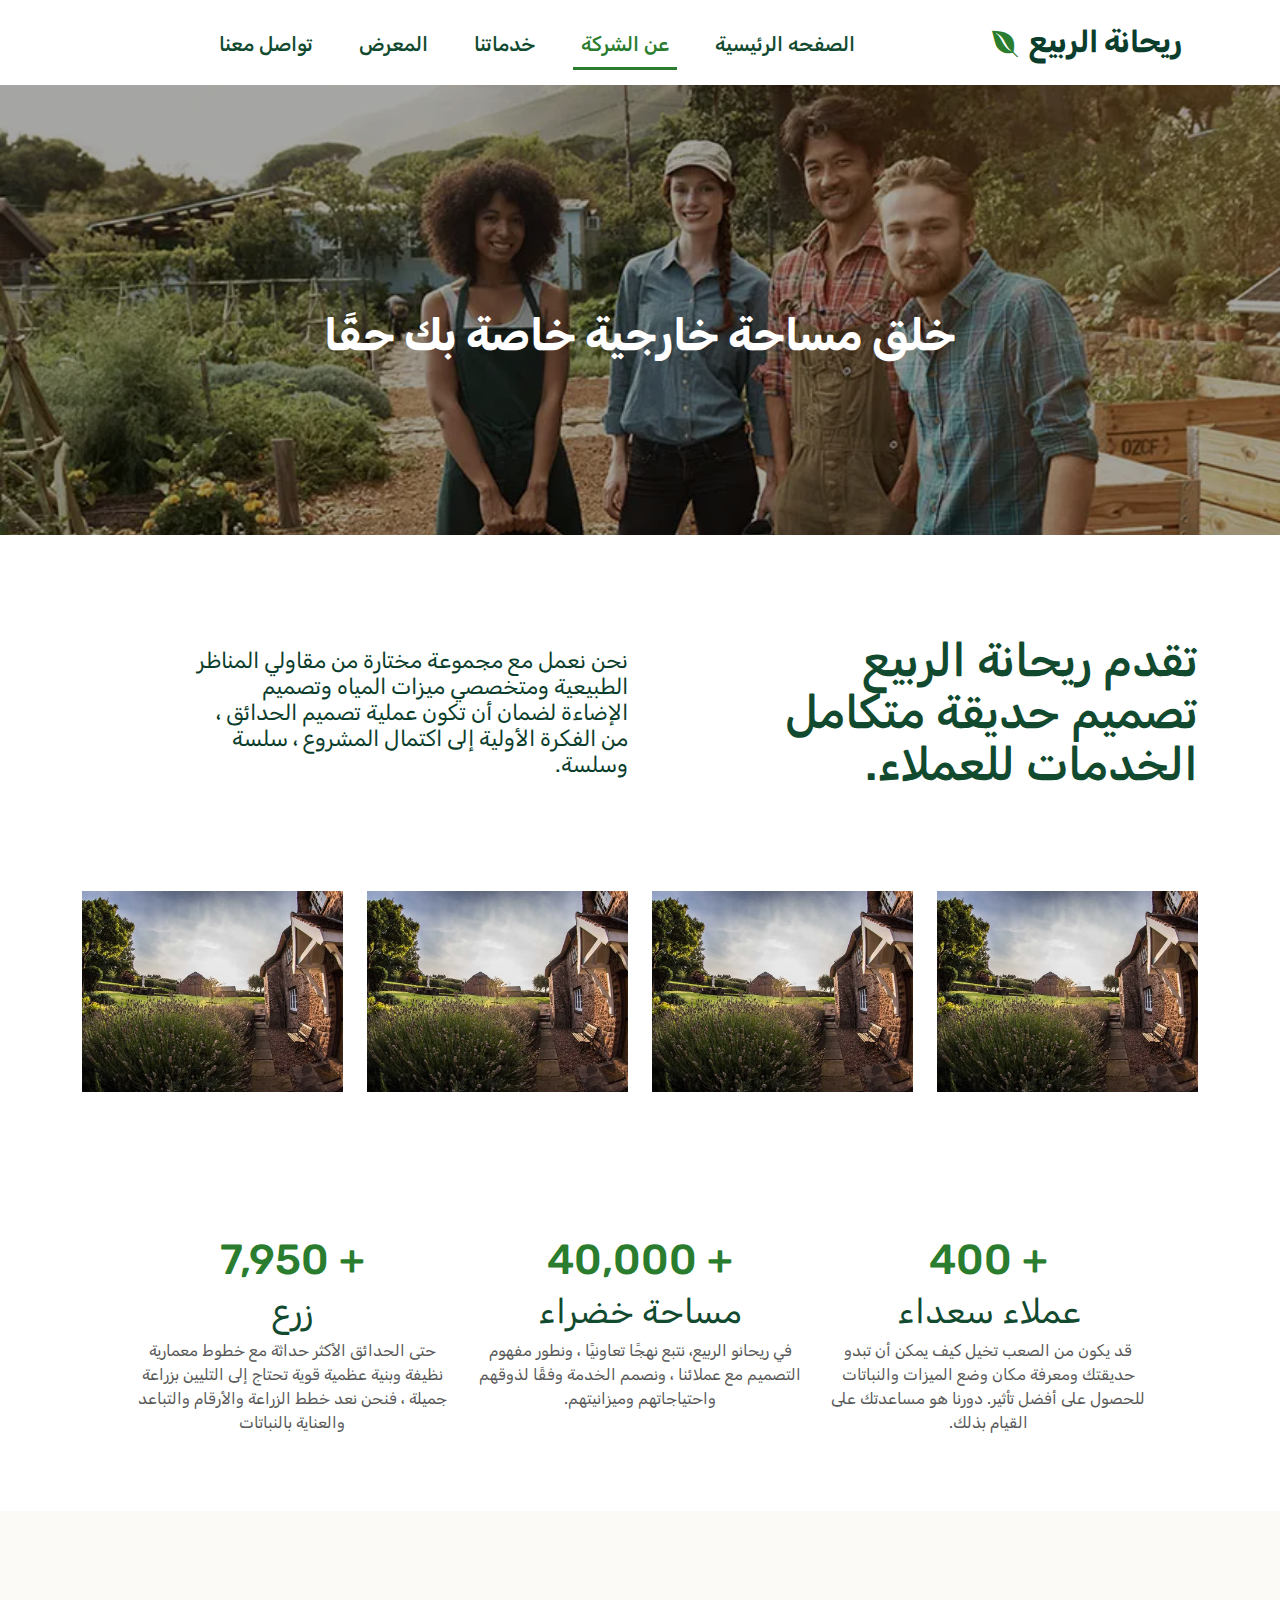
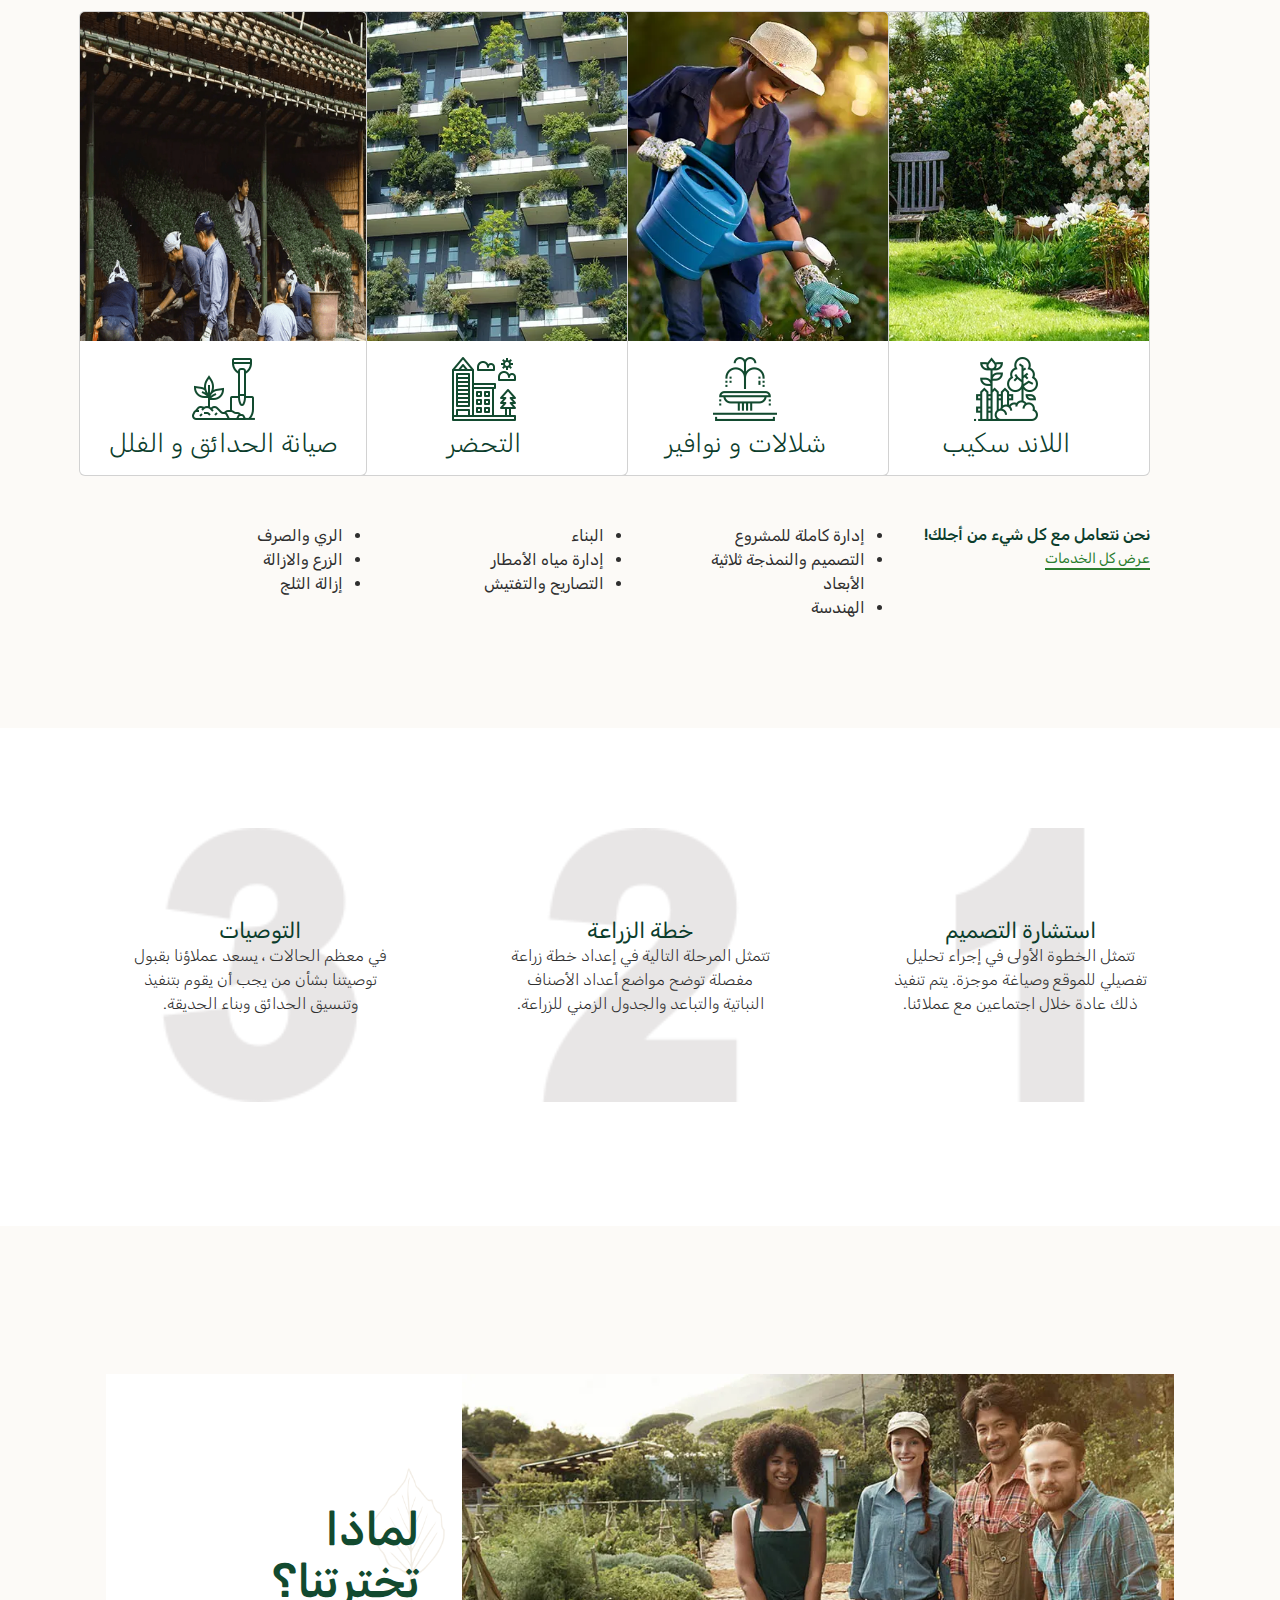
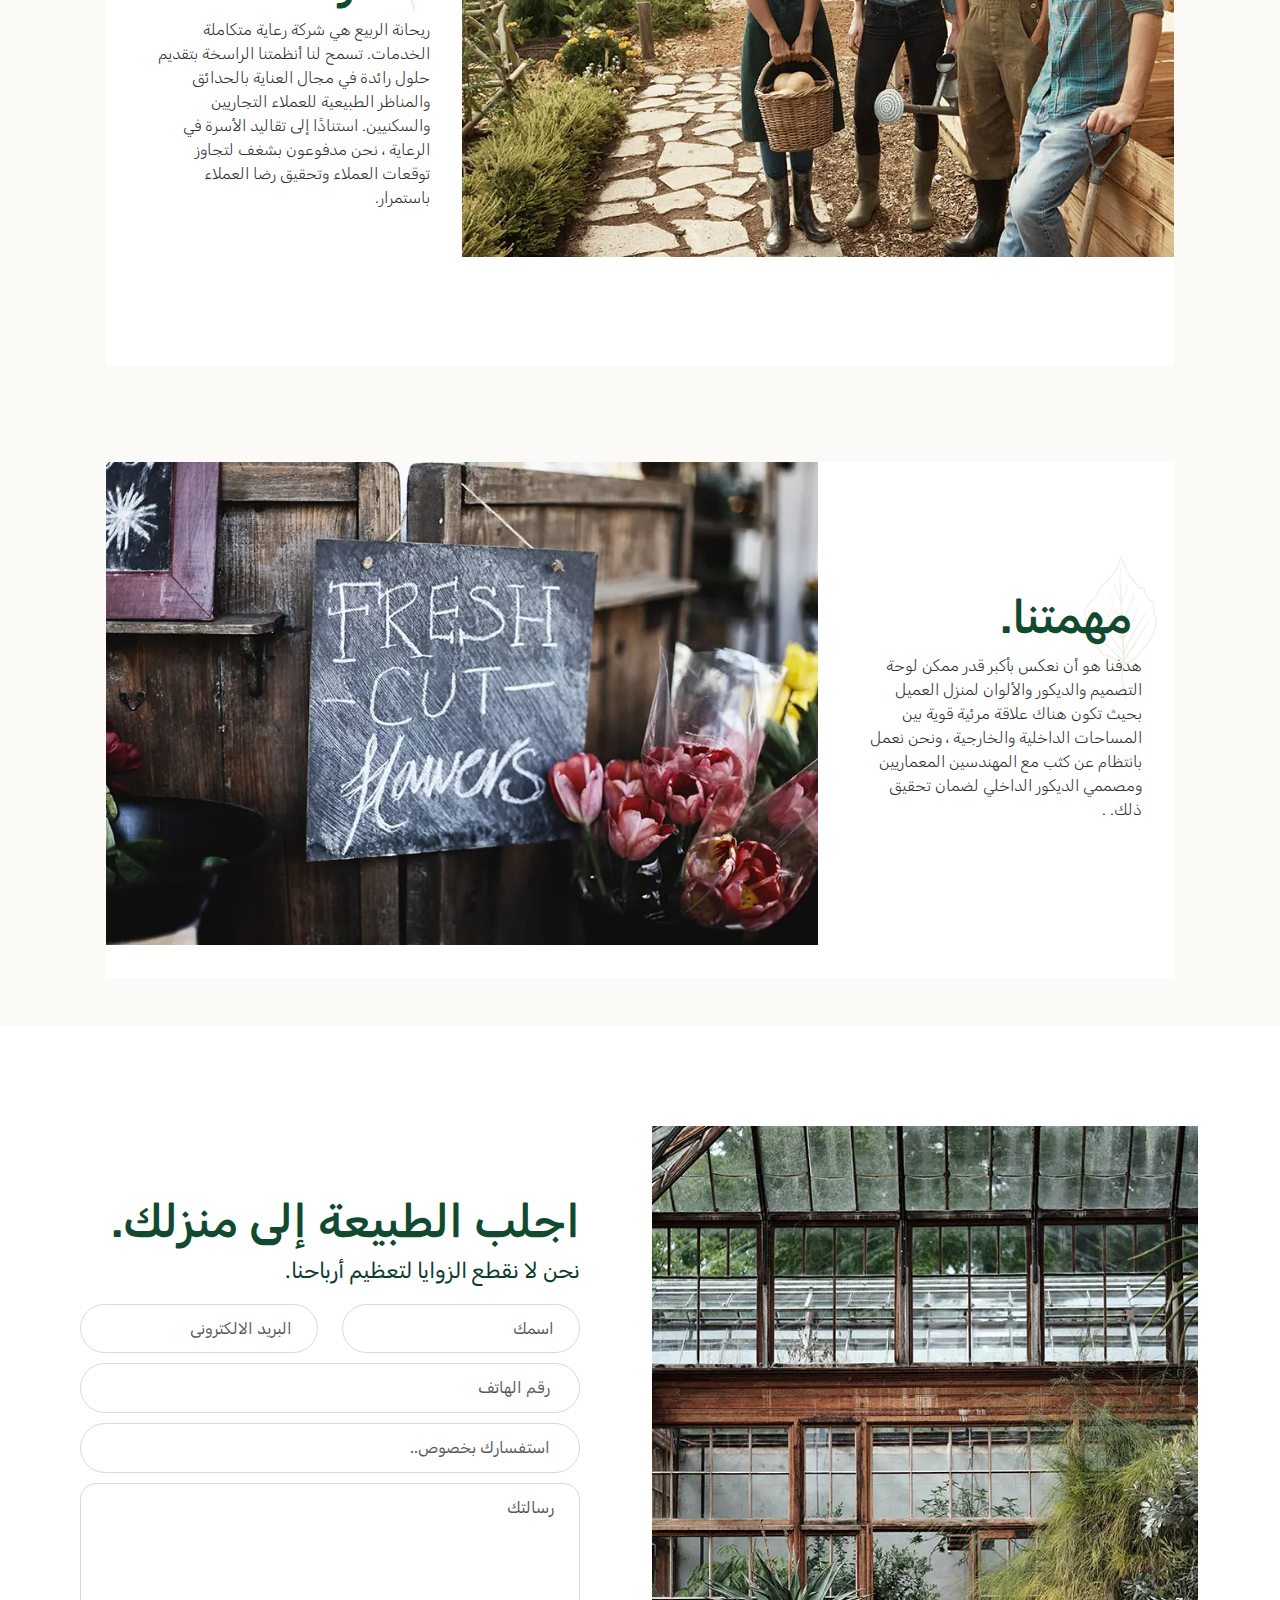
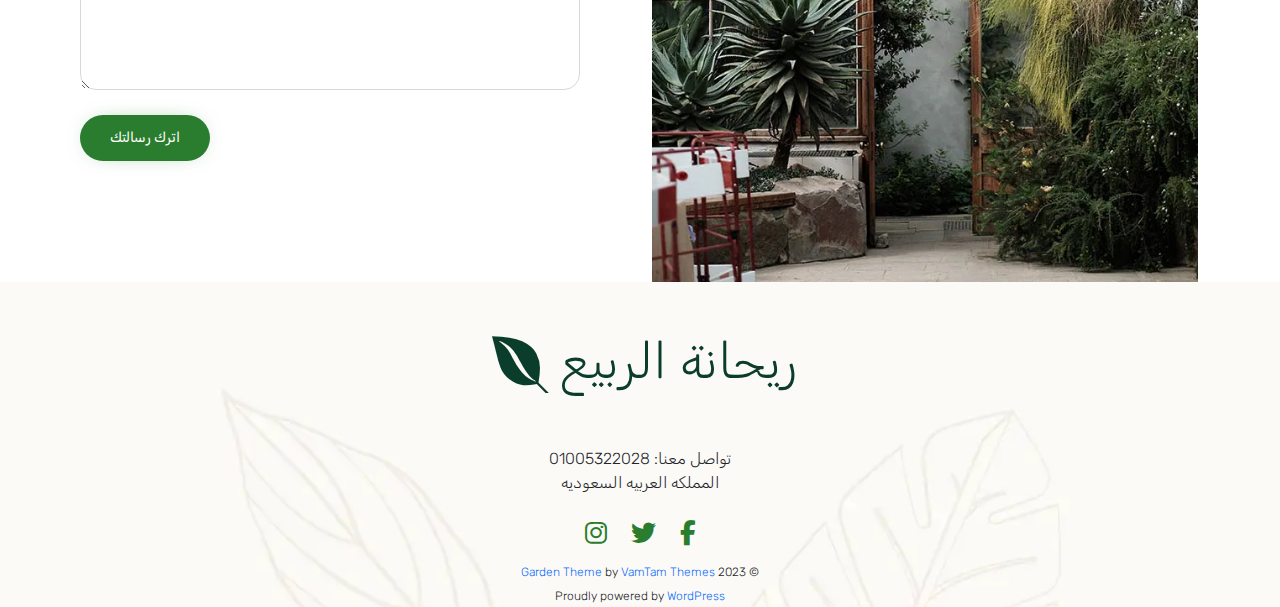
<file: aboutUs.html>
<!DOCTYPE html>
<html lang="ar" dir="rtl">
  <head>
    <meta charset="UTF-8" />
    <meta http-equiv="X-UA-Compatible" content="IE=edge" />
    <meta name="viewport" content="width=device-width, initial-scale=1.0" />
    <title>ريحانة الربيع</title>
    <link
      href="https://fonts.googleapis.com/css2?family=Rubik:ital,wght@0,300;0,400;0,500;0,600;0,700;0,800;0,900;1,300;1,400;1,500;1,600;1,700;1,800;1,900&display=swap"
      rel="stylesheet"
    />
    <link rel="stylesheet" href="css/main.css" />
  </head>
  <body>
    <!-- start header Part -->
    <header class="aboutHeader">
      <nav lang="ar" class="navbar navbar-expand-lg">
        <div class="container d-flex align-items-center mx-auto">
          <a lang="ar" class="navbar-brand" href="index.html"
            >ريحانة الربيع <i class="fa-brands fa-envira"></i
          ></a>
          <button
            class="navbar-toggler"
            type="button"
            data-bs-toggle="collapse"
            data-bs-target="#navbarNav"
            aria-controls="navbarNav"
            aria-expanded="false"
            aria-label="Toggle navigation"
          >
            <span class="navbar-toggler-icon"></span>
          </button>
          <div class="collapse navbar-collapse" id="navbarNav">
            <ul class="navbar-nav mx-auto">
              <li class="nav-item">
                <a
                  lang="ar"
                  class="nav-link"
                  aria-current="page"
                  data-target="home"
                  href="index.html"
                  >الصفحه الرئيسية</a
                >
              </li>
              <li class="nav-item">
                <a
                  lang="ar"
                  class="nav-link active"
                  data-target="About"
                  href="aboutUs.html"
                  target="_blank"
                  >عن الشركة</a
                >
              </li>
              <li class="nav-item">
                <a lang="ar" class="nav-link" data-target="Services" href="services.html"
                  >خدماتنا</a
                >
              </li>
              <li class="nav-item">
                <a lang="ar" class="nav-link" data-target="Services" href="#"
                  >المعرض</a
                >
              </li>
              <li class="nav-item">
                <a lang="ar" class="nav-link" data-target="Contact"
                  >تواصل معنا</a
                >
              </li>
            </ul>
          </div>
        </div>
      </nav>
    </header>
    <!-- end header Part -->
    <!-- start main part -->
    <main>
      <!-- start aboutBanner Sec -->
      <section class="aboutBanner">
        <div class="overlay"></div>
        <div
          class="textContent text-center d-flex align-items-center justify-content-center"
        >
          <h4 lang="ar" dir="rtl">خلق مساحة خارجية خاصة بك حقًا</h4>
        </div>
      </section>
      <!-- end aboutBanner Sec -->
      <!-- start textOfferSec Sec -->
      <section class="textOfferSec p-top">
        <div class="container">
          <div class="row align-items-center">
            <div class="col-lg-6 col-md-12 col-sm-12">
              <h2 lang="ar" dir="rtl" class="textTit">
                تقدم ريحانة الربيع تصميم حديقة متكامل الخدمات للعملاء.
              </h2>
            </div>
            <div class="col-lg-6 col-md-12 col-sm-12">
              <h4 lang="ar" dir="rtl" class="textInfo">
                نحن نعمل مع مجموعة مختارة من مقاولي المناظر الطبيعية ومتخصصي
                ميزات المياه وتصميم الإضاءة لضمان أن تكون عملية تصميم الحدائق ،
                من الفكرة الأولية إلى اكتمال المشروع ، سلسة وسلسة.
              </h4>
            </div>
          </div>
        </div>
      </section>
      <!-- end textOfferSec Sec -->
      <!-- start aboutGallerySec Sec -->
      <section class="aboutGallerySec p-top">
        <div class="container">
          <div class="row">
            <div class="col-lg-3 col-md-6 col-sm-12">
              <div class="itemBox">
                <img
                  src="img/about-imgs/aboutGallery/gallery1.jpg"
                  loading="lazy"
                  class="w-100"
                  alt="Product-1"
                />
                <div
                  class="overlay d-flex justify-content-center align-items-center"
                >
                  <div class="overlayText">
                    <h2>العنوان</h2>
                  </div>
                </div>
              </div>
            </div>
            <div class="col-lg-3 col-md-6 col-sm-12">
              <div class="itemBox">
                <img
                  src="img/about-imgs/aboutGallery/gallery1.jpg"
                  loading="lazy"
                  class="w-100"
                  alt="Product-1"
                />
                <div
                  class="overlay d-flex justify-content-center align-items-center"
                >
                  <div class="overlayText">
                    <h2>العنوان</h2>
                  </div>
                </div>
              </div>
            </div>
            <div class="col-lg-3 col-md-6 col-sm-12">
              <div class="itemBox">
                <img
                  src="img/about-imgs/aboutGallery/gallery1.jpg"
                  loading="lazy"
                  class="w-100"
                  alt="Product-1"
                />
                <div
                  class="overlay d-flex justify-content-center align-items-center"
                >
                  <div class="overlayText">
                    <h2>العنوان</h2>
                  </div>
                </div>
              </div>
            </div>
            <div class="col-lg-3 col-md-6 col-sm-12">
              <div class="itemBox">
                <img
                  src="img/about-imgs/aboutGallery/gallery1.jpg"
                  loading="lazy"
                  class="w-100"
                  alt="Product-1"
                />
                <div
                  class="overlay d-flex justify-content-center align-items-center"
                >
                  <div class="overlayText">
                    <h2>العنوان</h2>
                  </div>
                </div>
              </div>
            </div>
          </div>
        </div>
      </section>
      <!-- end aboutGallerySec Sec -->
      <!-- start aboutNumbersSec Sec -->
      <section class="aboutNumbersSec p-top">
        <div class="container">
          <div class="row px-5">
            <div class="col-lg-4 col-sm-12 my-3">
              <div class="numbersItem">
                <span class="numTit d-block">+ 400</span>
                <span class="numText d-block"> عملاء سعداء </span>
                <span class="numInfo d-block">
                  قد يكون من الصعب تخيل كيف يمكن أن تبدو حديقتك ومعرفة مكان وضع
                  الميزات والنباتات للحصول على أفضل تأثير. دورنا هو مساعدتك على
                  القيام بذلك.
                </span>
              </div>
            </div>
            <div class="col-lg-4 col-sm-12 my-3">
              <div class="numbersItem">
                <span class="numTit d-block">+ 40,000</span>
                <span class="numText d-block">مساحة خضراء </span>
                <span class="numInfo d-block">
                  في ريحانو الربيع، نتبع نهجًا تعاونيًا ، ونطور مفهوم التصميم مع
                  عملائنا ، ونصمم الخدمة وفقًا لذوقهم واحتياجاتهم وميزانيتهم.
                </span>
              </div>
            </div>
            <div class="col-lg-4 col-sm-12 my-3">
              <div class="numbersItem">
                <span class="numTit d-block">+ 7,950</span>
                <span class="numText d-block"> زرع </span>
                <span class="numInfo d-block">
                  حتى الحدائق الأكثر حداثة مع خطوط معمارية نظيفة وبنية عظمية
                  قوية تحتاج إلى التليين بزراعة جميلة ، فنحن نعد خطط الزراعة
                  والأرقام والتباعد والعناية بالنباتات
                </span>
              </div>
            </div>
          </div>
        </div>
      </section>
      <!-- end aboutNumbersSec Sec -->
      <!-- start aboutCardsSec Sec -->
      <section class="aboutCardsSec p-top p-bottom">
        <div class="container">
          <div class="row px-5">
            <div class="col-lg-3 col-md-6 col-sm-12">
              <div class="card text-center" style="width: 18rem">
                <img
                  src="img/about-imgs/cardGallery/pic1-4.webp"
                  class="card-img-top"
                  alt="card-gallery-one"
                />
                <div class="card-body">
                  <h5 class="card-title text-center">
                    <img
                      src="img/about-imgs/aboutIcons/park.png"
                      alt="card-icon-1"
                    />
                  </h5>
                  <a href="#" class="">اللاند سكيب</a>
                </div>
              </div>
            </div>
            <div class="col-lg-3 col-md-6 col-sm-12">
              <div class="card text-center" style="width: 18rem">
                <img
                  src="img/about-imgs/cardGallery/pic3-3.webp"
                  class="card-img-top"
                  alt="card-gallery-one"
                />
                <div class="card-body">
                  <h5 class="card-title text-center">
                    <img
                      src="img/about-imgs/aboutIcons/fountain.png"
                      alt="card-icon-2"
                    />
                  </h5>
                  <a href="#" class="">شلالات و نوافير</a>
                </div>
              </div>
            </div>
            <div class="col-lg-3 col-md-6 col-sm-12">
              <div class="card text-center" style="width: 18rem">
                <img
                  src="img/about-imgs/cardGallery/pic2-5.webp"
                  class="card-img-top"
                  alt="card-gallery-one"
                />
                <div class="card-body">
                  <h5 class="card-title text-center">
                    <img
                      src="img/about-imgs/aboutIcons/city.png"
                      alt="card-icon-3"
                    />
                  </h5>
                  <a href="#" class="">التحضر</a>
                </div>
              </div>
            </div>
            <div class="col-lg-3 col-md-6 col-sm-12">
              <div class="card text-center" style="width: 18rem">
                <img
                  src="img/about-imgs/cardGallery/gallery5-893x687.png"
                  class="card-img-top"
                  alt="card-gallery-one"
                />
                <div class="card-body">
                  <h5 class="card-title text-center">
                    <img
                      src="img/about-imgs/aboutIcons/shovels.png"
                      alt="card-icon-4"
                    />
                  </h5>
                  <a href="#" class="">صيانة الحدائق و الفلل</a>
                </div>
              </div>
            </div>
          </div>
          <div class="row pt-5 px-5 cardDes">
            <div class="col-lg-3 col-md-3 col-sm-12">
              <h5>نحن نتعامل مع كل شيء من أجلك!</h5>
              <a href=""> عرض كل الخدمات </a>
            </div>
            <div class="col-lg-3 col-md-3 col-sm-12">
              <div class="listItem">
                <ul>
                  <li>إدارة كاملة للمشروع</li>
                  <li>التصميم والنمذجة ثلاثية الأبعاد</li>
                  <li>الهندسة</li>
                </ul>
              </div>
            </div>
            <div class="col-lg-3 col-md-3 col-sm-12">
              <div class="listItem">
                <ul>
                  <li>البناء</li>
                  <li>إدارة مياه الأمطار</li>
                  <li>التصاريح والتفتيش</li>
                </ul>
              </div>
            </div>
            <div class="col-lg-3 col-md-3 col-sm-12">
              <div class="listItem">
                <ul>
                  <li>الري والصرف</li>
                  <li>الزرع والازالة</li>
                  <li>إزالة الثلج</li>
                </ul>
              </div>
            </div>
          </div>
        </div>
      </section>
      <!-- end aboutCardsSec Sec -->
      <!-- start planSec Sec -->
      <section class="planSec p-top p-bottom">
        <div class="container">
          <div class="row">
            <div class="col-lg-4 mb-4">
              <div class="planItem one text-center">
                <div class="planText">
                  <h4>استشارة التصميم</h4>
                  <p>
                    تتمثل الخطوة الأولى في إجراء تحليل تفصيلي للموقع وصياغة
                    موجزة. يتم تنفيذ ذلك عادة خلال اجتماعين مع عملائنا.
                  </p>
                </div>
              </div>
            </div>
            <div class="col-lg-4 mb-4">
              <div class="planItem two text-center">
                <div class="planText">
                  <h4>خطة الزراعة</h4>
                  <p>
                    تتمثل المرحلة التالية في إعداد خطة زراعة مفصلة توضح مواضع
                    أعداد الأصناف النباتية والتباعد والجدول الزمني للزراعة.
                  </p>
                </div>
              </div>
            </div>
            <div class="col-lg-4 mb-4">
              <div class="planItem three text-center">
                <div class="planText">
                  <h4>التوصيات</h4>
                  <p>
                    في معظم الحالات ، يسعد عملاؤنا بقبول توصيتنا بشأن من يجب أن
                    يقوم بتنفيذ وتنسيق الحدائق وبناء الحديقة.
                  </p>
                </div>
              </div>
            </div>
          </div>
        </div>
      </section>
      <!-- end planSec Sec -->
      <!-- start aboutUsDesSec Sec -->
      <section class="aboutUsDesSec px-5 p-top">
        <div class="container">
          <div class="BoxItems">
            <div class="row">
              <div class="col-lg-12 p-5">
                <div class="row boxBg">
                  <div class="col-lg-8 p-0">
                    <div class="boxImg">
                      <img
                        src="img/about-imgs/pic5-1.webp"
                        class="img-fluid"
                        alt="why-us-img"
                      />
                    </div>
                  </div>
                  <div class="col-lg-4">
                    <div class="boxText">
                      <div class="title">
                        <h2>لماذا تخترتنا؟</h2>
                      </div>
                      <div class="desc">
                        <p>
                          ريحانة الربيع هي شركة رعاية متكاملة الخدمات. تسمح لنا
                          أنظمتنا الراسخة بتقديم حلول رائدة في مجال العناية
                          بالحدائق والمناظر الطبيعية للعملاء التجاريين
                          والسكنيين. استنادًا إلى تقاليد الأسرة في الرعاية ، نحن
                          مدفوعون بشغف لتجاوز توقعات العملاء وتحقيق رضا العملاء
                          باستمرار.
                        </p>
                      </div>
                    </div>
                  </div>
                </div>
              </div>
              <div class="col-lg-12 p-5">
                <div class="row boxBg">
                  <div class="col-lg-4">
                    <div class="boxText">
                      <div class="title">
                        <h2>مهمتنا.</h2>
                      </div>
                      <div class="desc">
                        <p>
                          هدفنا هو أن نعكس بأكبر قدر ممكن لوحة التصميم والديكور
                          والألوان لمنزل العميل بحيث تكون هناك علاقة مرئية قوية
                          بين المساحات الداخلية والخارجية ، ونحن نعمل بانتظام عن
                          كثب مع المهندسين المعماريين ومصممي الديكور الداخلي
                          لضمان تحقيق ذلك. .
                        </p>
                      </div>
                    </div>
                  </div>
                  <div class="col-lg-8 p-0">
                    <div class="boxImg">
                      <img
                        src="img/about-imgs/cardGallery/pic8-1.webp"
                        class="img-fluid"
                        alt="why-us-img"
                      />
                    </div>
                  </div>
                </div>
              </div>
            </div>
          </div>
        </div>
      </section>
      <!-- end aboutUsDesSec Sec -->
      <!-- start contactUsSec Sec -->
      <section class="contactUsSec p-top">
        <div class="container">
          <div class="row">
            <div class="col-lg-6 col-md-6 col-sm-12">
              <div class="contactImg">
                <img
                  src="img/about-imgs/aboutContactUs/Pic1.webp"
                  class="w-100"
                  alt="contact-image"
                />
              </div>
            </div>
            <div class="col-lg-6 col-md-6 col-sm-12 contactForm">
              <div class="row">
                <div class="col-lg-12">
                  <div class="contactText">
                    <h2>اجلب الطبيعة إلى منزلك.</h2>
                    <h4>نحن لا نقطع الزوايا لتعظيم أرباحنا.</h4>
                  </div>
                </div>
              </div>
              <script src="https://www.google.com/recaptcha/api.js" async defer></script>
              <form action="https://formbold.com/s/9EPEv" method="post">
                <div class="row">
                  <div class="form-group col-md-6">
                    <input
                      type="text"
                      name="name"
                      class="form-control"
                      id="name"
                      required=""
                      placeholder="اسمك"
                    />
                  </div>
                  <div class="form-group col-md-6">
                    <input
                      type="email"
                      class="form-control"
                      name="email"
                      id="email"
                      required=""
                      placeholder="البريد الالكتروني"
                    />
                  </div>
                </div>
                <div class="form-group">
                  <input
                    type="number"
                    class="form-control"
                    name="number"
                    id="subject"
                    required=""
                    placeholder=" رقم الهاتف"
                  />
                </div>
                <div class="form-group">
                  <input
                    type="text"
                    class="form-control"
                    name="subject"
                    id="subject"
                    required=""
                    placeholder=" استفسارك بخصوص.."
                  />
                </div>
                <div class="form-group">
                  <textarea
                    class="form-control"
                    name="message"
                    rows="10"
                    required=""
                    placeholder="رسالتك"
                  ></textarea>
                </div>
                <div class="g-recaptcha" data-sitekey="your recaptcha site key"></div>
                <div class="contactBtn">
                  <button type="submit">اترك رسالتك</button>
                </div>
              </form>
            </div>
          </div>
        </div>
      </section>
      <!-- end contactUsSec Sec -->
    </main>
    <!-- end main part -->
    <!-- start footer Part -->
    <footer class="footerSec">
      <div class="container">
        <div class="footertit text-center">
          <h3>ريحانة الربيع <i class="fa-brands fa-envira"></i></h3>
        </div>
        <div class="footerInfo text-center">
          <p>
            <a href="tel: 0100532208"> تواصل معنا: 01005322028</a>
            <br />
            المملكه العربيه السعوديه
          </p>
        </div>
        <div class="footerSocial text-center">
          <span>
            <a>
              <i class="fa-brands fa-facebook-f"></i>
            </a>
          </span>
          <span>
            <a href="">
              <i class="fa-brands fa-twitter"></i>
            </a>
          </span>
          <span>
            <a href="">
              <i class="fa-brands fa-instagram"></i>
            </a>
          </span>
        </div>
        <div class="footerPowered">
          <p style="text-align: center">
            <span style="font-size: 12px"
              >© 2023
              <a style="font-size: 12px" href="">Garden Theme</a>
              by
              <a style="font-size: 12px" href="" target="_blank" rel="noopener"
                >VamTam Themes</a
              ><br />
              Proudly powered by
              <a style="font-size: 12px" href="" target="_blank" rel="noopener"
                >WordPress</a
              ></span
            >
          </p>
        </div>
      </div>
    </footer>
    <!-- end footer Part -->
    <script src="js/index.js"></script>
    <script src="js/popper.min.js"></script>
    <script src="js/bootstrap.min.js"></script>
  </body>
</html>
</file>
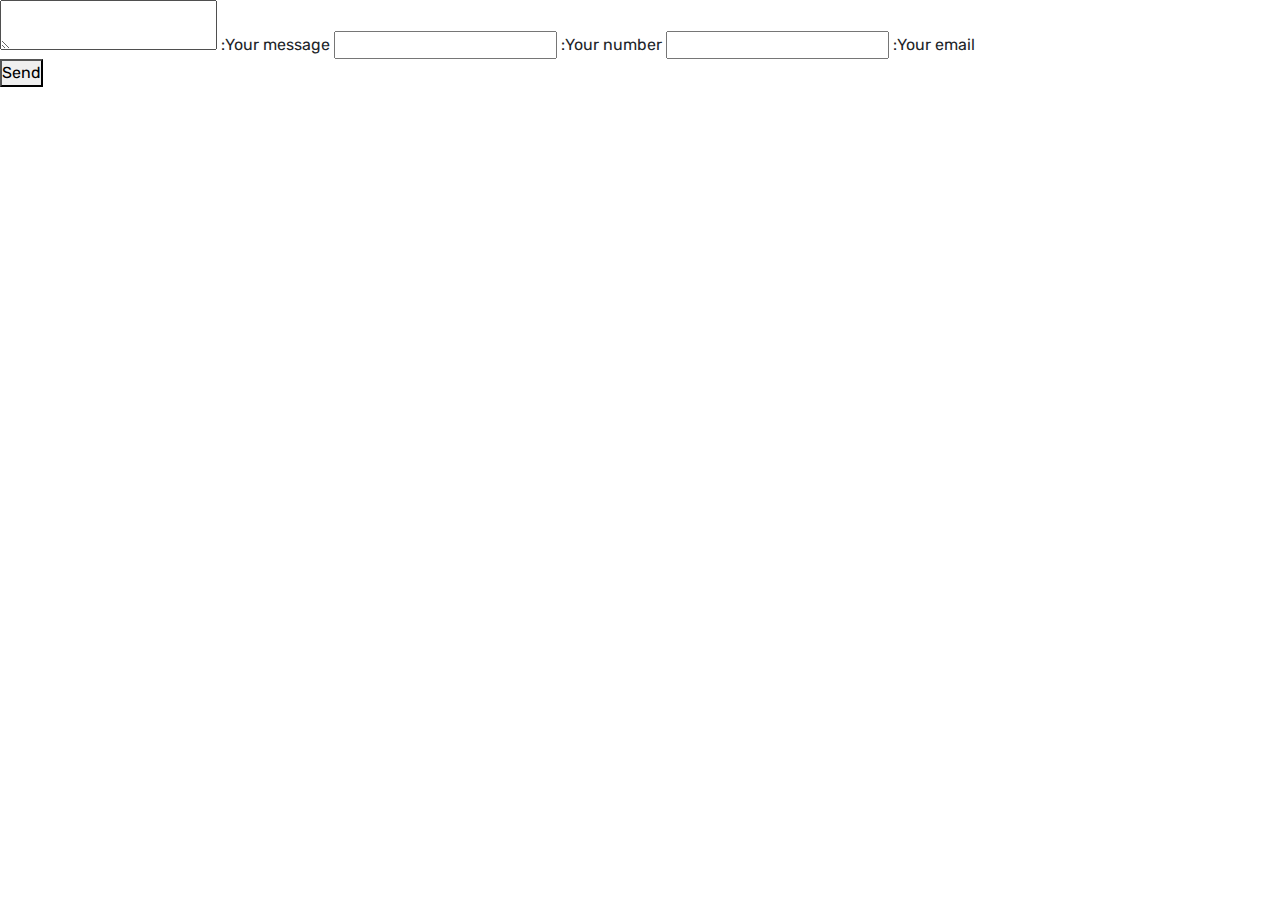
<file: contact.html>
<!DOCTYPE html>
<html lang="ar" dir="rtl">
  <head>
    <meta charset="UTF-8" />
    <meta http-equiv="X-UA-Compatible" content="IE=edge" />
    <meta name="viewport" content="width=device-width, initial-scale=1.0" />
    <title>ريحانة الربيع</title>
    <link
      href="https://fonts.googleapis.com/css2?family=Rubik:ital,wght@0,300;0,400;0,500;0,600;0,700;0,800;0,900;1,300;1,400;1,500;1,600;1,700;1,800;1,900&display=swap"
      rel="stylesheet"
    />
    <link rel="stylesheet" href="css/main.css" />
  </head>
  <body>
    <script src="https://www.google.com/recaptcha/api.js" async defer></script>
    <form action="https://formbold.com/s/9EPEv" method="POST">
      <label>
        Your email:
        <input type="email" name="email" />
      </label>
      <label>
        Your number:
        <input type="number" name="number" />
      </label>
      <label>
        Your message:
        <textarea name="message"></textarea>
      </label>
      <div class="g-recaptcha" data-sitekey="your recaptcha site key"></div>
      <button type="submit">Send</button>
    </form>
    <script src="js/index.js"></script>
    <script src="js/popper.min.js"></script>
    <script src="js/bootstrap.min.js"></script>
  </body>
</html>
</file>
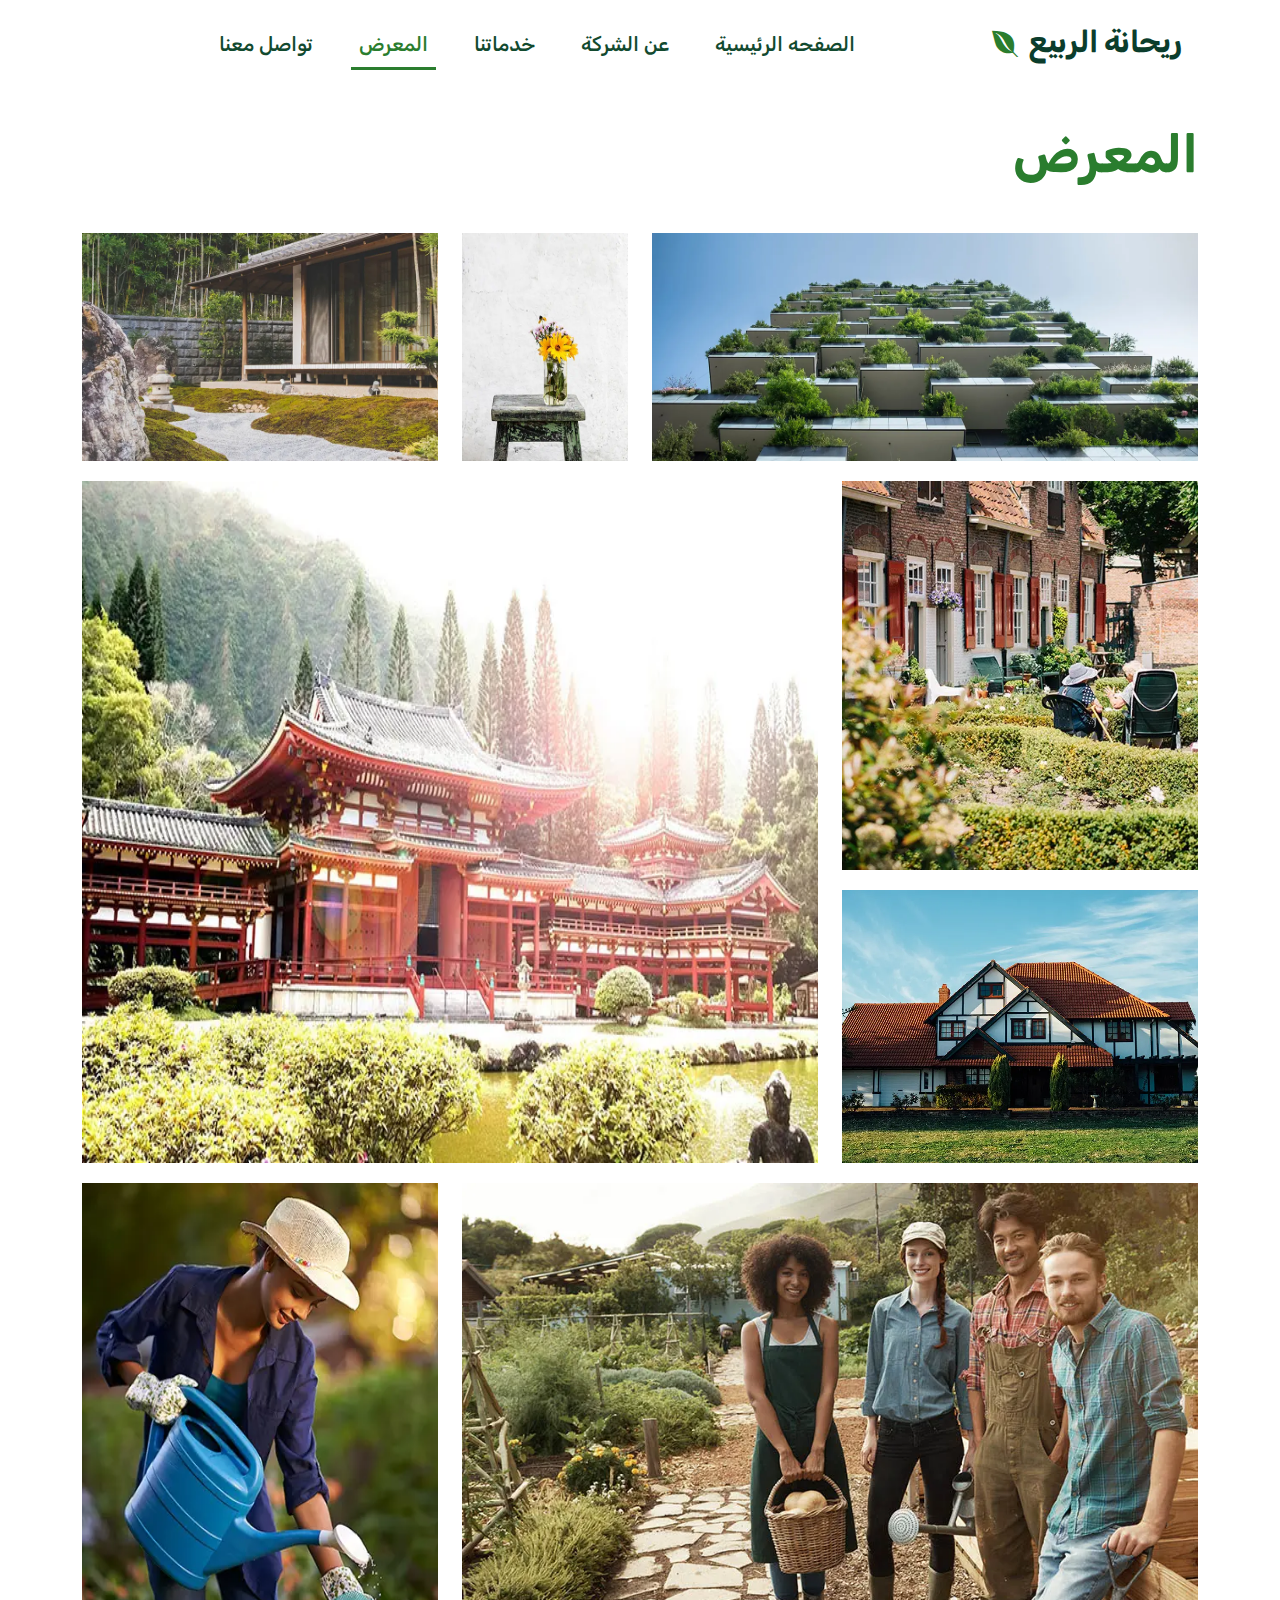
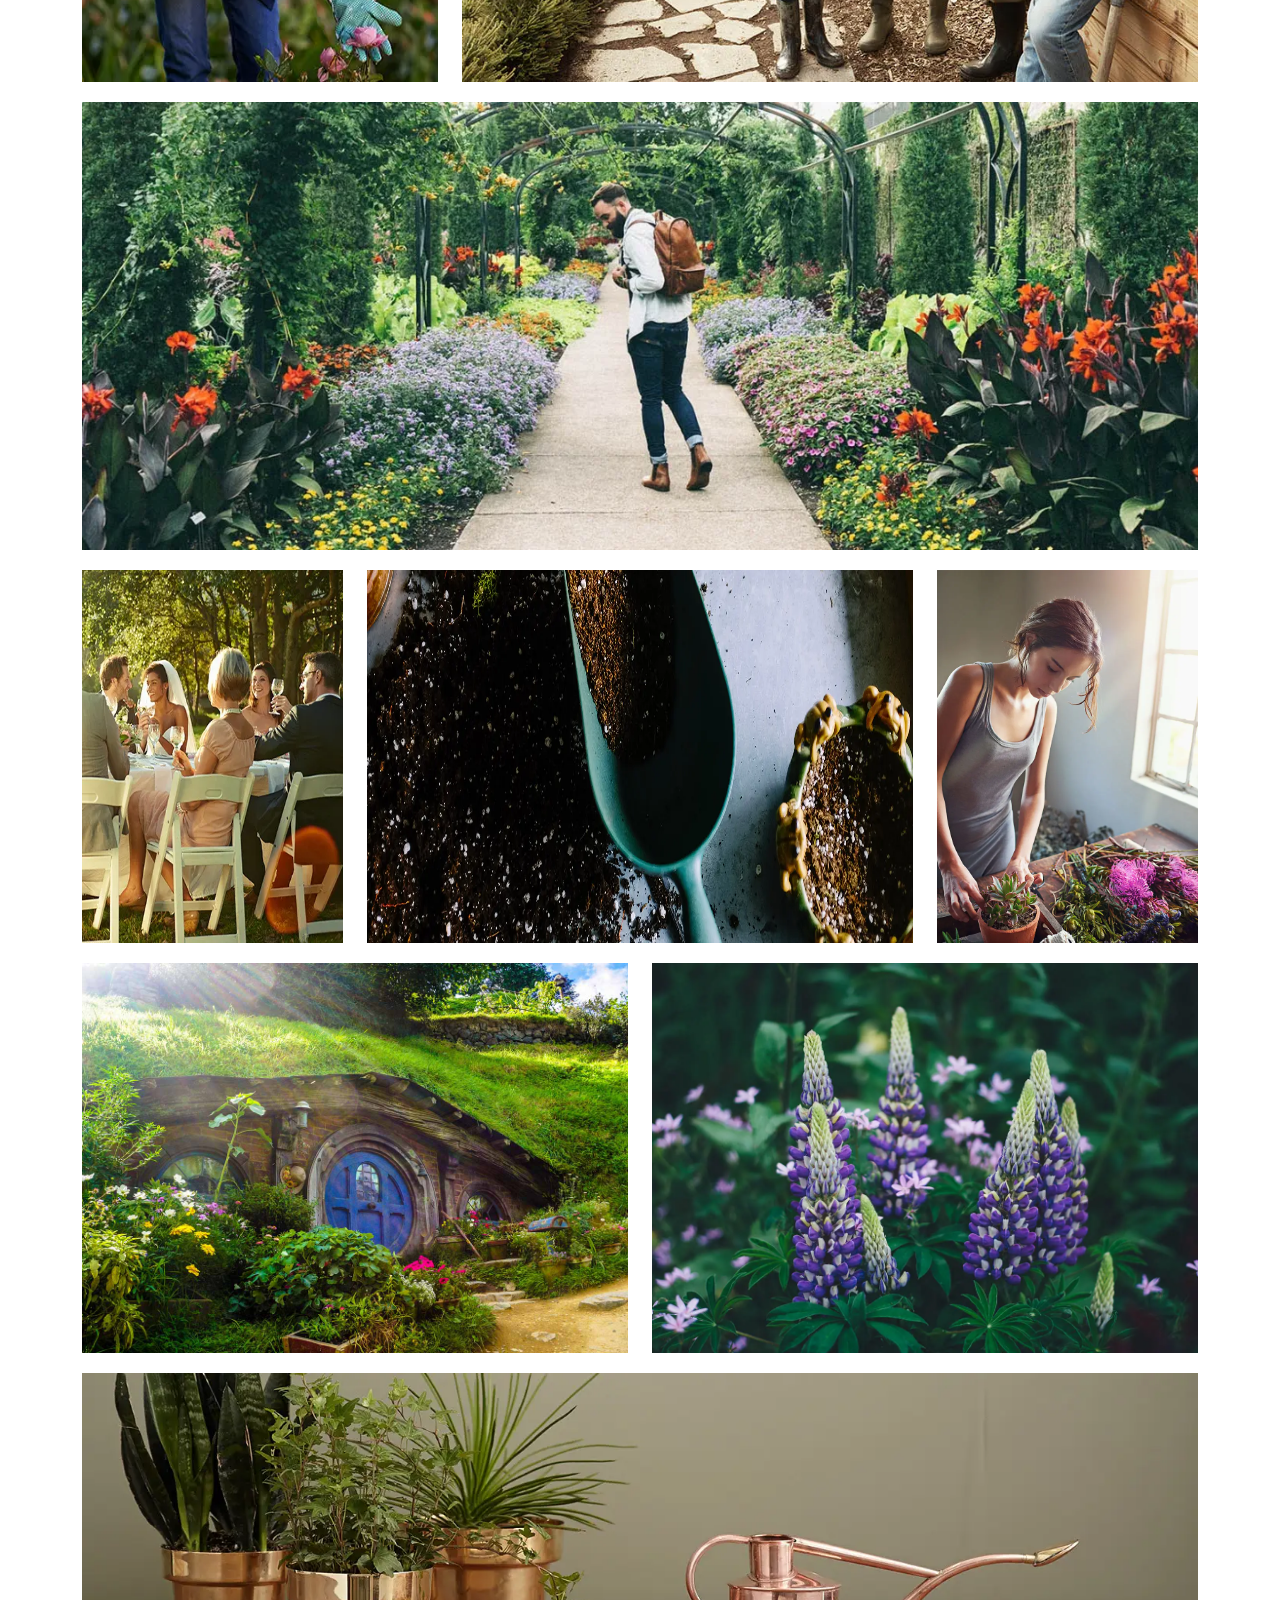
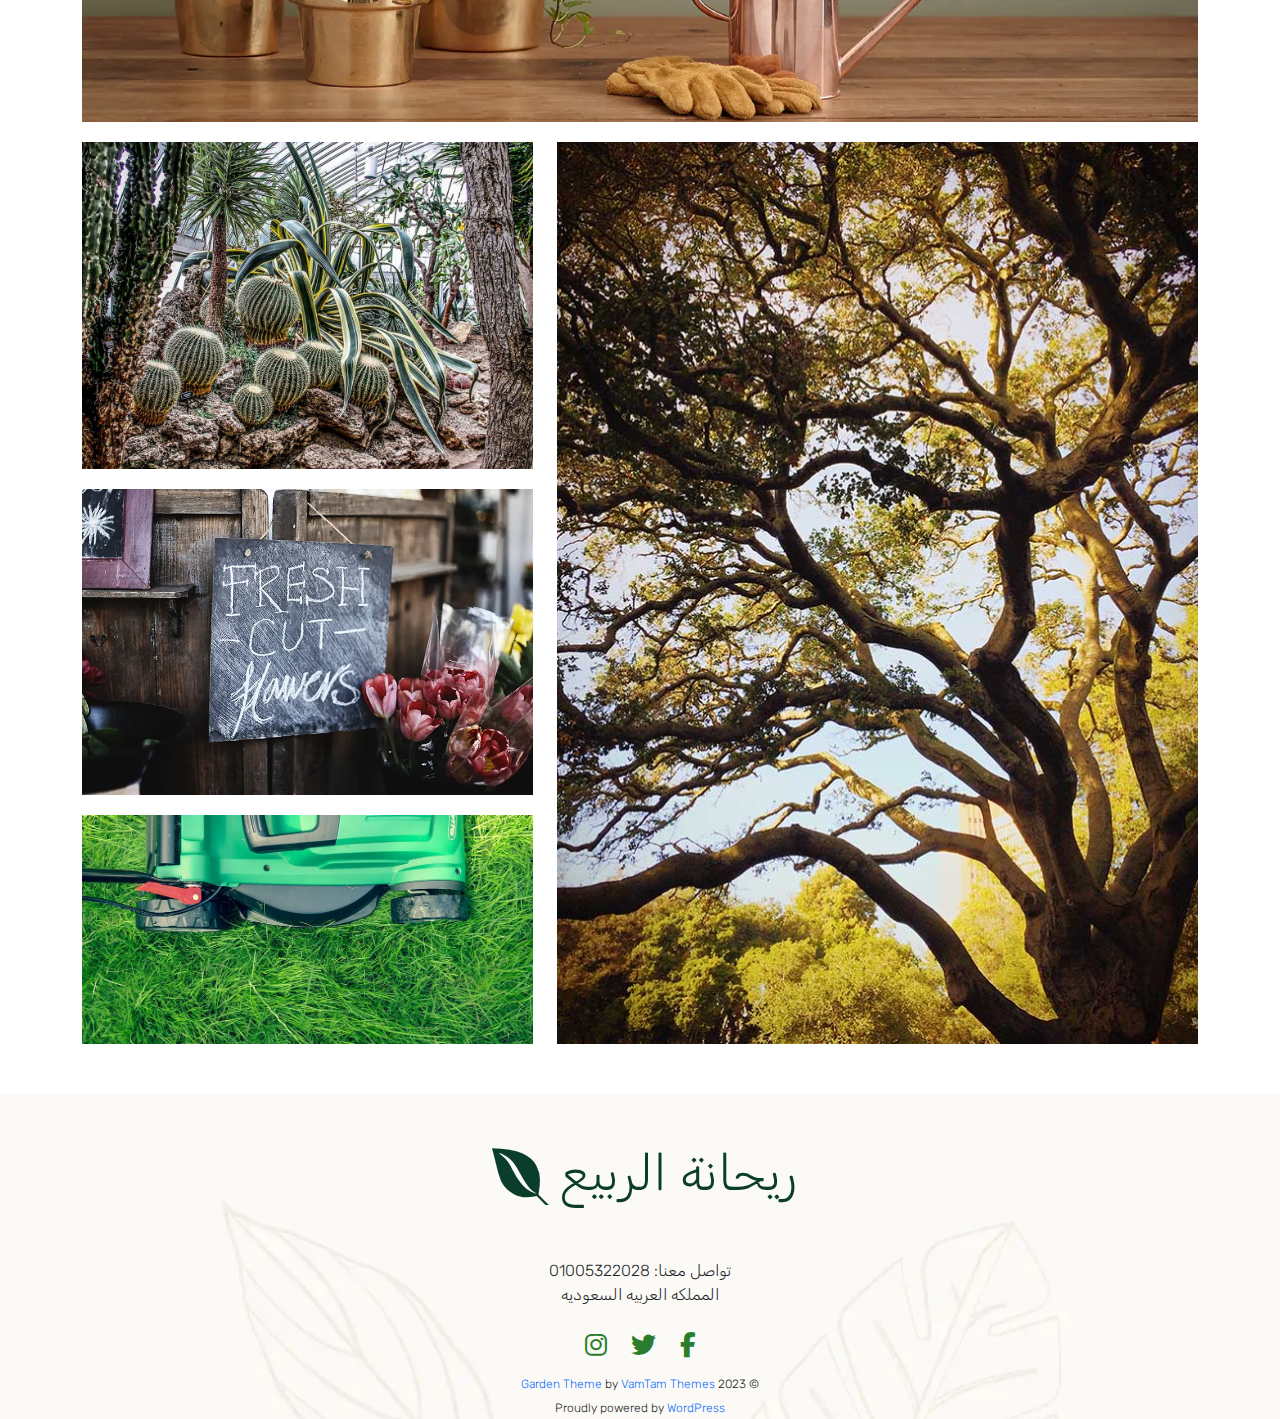
<file: gallery.html>
<!DOCTYPE html>
<html lang="ar" dir="rtl">
  <head>
    <meta charset="UTF-8" />
    <meta http-equiv="X-UA-Compatible" content="IE=edge" />
    <meta name="viewport" content="width=device-width, initial-scale=1.0" />
    <title>ريحانة الربيع</title>
    <link
      href="https://fonts.googleapis.com/css2?family=Rubik:ital,wght@0,300;0,400;0,500;0,600;0,700;0,800;0,900;1,300;1,400;1,500;1,600;1,700;1,800;1,900&display=swap"
      rel="stylesheet"
    />
    <link rel="stylesheet" href="css/main.css" />
  </head>
  <body>
    <!-- start header Part -->
    <header class="aboutHeader">
      <nav lang="ar" class="navbar navbar-expand-lg">
        <div class="container d-flex align-items-center mx-auto">
          <a lang="ar" class="navbar-brand" href="index.html"
            >ريحانة الربيع <i class="fa-brands fa-envira"></i
          ></a>
          <button
            class="navbar-toggler"
            type="button"
            data-bs-toggle="collapse"
            data-bs-target="#navbarNav"
            aria-controls="navbarNav"
            aria-expanded="false"
            aria-label="Toggle navigation"
          >
            <span class="navbar-toggler-icon"></span>
          </button>
          <div class="collapse navbar-collapse" id="navbarNav">
            <ul class="navbar-nav mx-auto">
              <li class="nav-item">
                <a
                  lang="ar"
                  class="nav-link"
                  aria-current="page"
                  data-target="home"
                  href="index.html"
                  >الصفحه الرئيسية</a
                >
              </li>
              <li class="nav-item">
                <a
                  lang="ar"
                  class="nav-link"
                  data-target="About"
                  href="aboutUs.html"
                  target="_blank"
                  >عن الشركة</a
                >
              </li>
              <li class="nav-item">
                <a
                  lang="ar"
                  class="nav-link"
                  data-target="Services"
                  href="services.html"
                  >خدماتنا</a
                >
              </li>
              <li class="nav-item">
                <a
                  lang="ar"
                  class="nav-link active"
                  data-target="Services"
                  href="gallery.html"
                  >المعرض</a
                >
              </li>
              <li class="nav-item">
                <a lang="ar" class="nav-link" data-target="Contact"
                  >تواصل معنا</a
                >
              </li>
            </ul>
          </div>
        </div>
      </nav>
    </header>
    <!-- end header Part -->
    <!-- start main part -->
    <main>
      <!-- start galleryHeaddingSec Sec -->
      <section class="galleryHeaddingSec">
        <div class="container">
          <div class="row">
            <div class="col-lg-12">
              <div class="title">
                <h1>المعرض</h1>
              </div>
            </div>
          </div>
        </div>
      </section>
      <!-- end galleryHeaddingSec Sec -->
      <!-- start galleryProductsSec Sec -->
      <section class="galleryProductsSec">
        <div class="container">
          <div class="row">
            <div class="col-lg-12 col-md-12 col-sm-12">
              <div class="row">
                <div class="col-lg-6 col-md-6 col-sm-6">
                  <div class="imgItem">
                    <img
                      src="img/gallery-page/gallery0-1 (1).webp"
                      class="img-fluid"
                      loading="lazy"
                      alt="gallery-img-one"
                    />
                  </div>
                </div>
                <div class="col-lg-2 col-md-2 col-sm-2">
                  <div class="imgItem">
                    <img
                      src="img/gallery-page/gallery1-1 (1).webp"
                      class="img-fluid"
                      loading="lazy"
                      alt="gallery-img-one"
                    />
                  </div>
                </div>
                <div class="col-lg-4 col-md-4 col-sm-4">
                  <div class="imgItem">
                    <img
                      src="img/gallery-page/gallery2-1 (1).webp"
                      class="img-fluid"
                      loading="lazy"
                      alt="gallery-img-one"
                    />
                  </div>
                </div>
              </div>
            </div>
            <div class="col-lg-12 col-md-12 col-sm-12">
              <div class="row">
                <div class="col-lg-4">
                  <div class="row">
                    <div class="col-lg-12">
                      <div class="imgItem">
                        <img
                          src="img/gallery-page/gallery4-1.webp"
                          class="img-fluid"
                          loading="lazy"
                          alt="gallery-img-one"
                        />
                      </div>
                    </div>
                    <div class="col-lg-12">
                      <div class="imgItem">
                        <img
                          src="img/gallery-page/pic1.webp"
                          class="img-fluid"
                          loading="lazy"
                          alt="gallery-img-one"
                        />
                      </div>
                    </div>
                  </div>
                </div>
                <div class="col-lg-8">
                  <div class="imgItem d-flex justify-content-end">
                    <img
                      src="img/gallery-page/gallery3-1.webp"
                      class="img-fluid"
                      loading="lazy"
                      alt="gallery-img-one"
                    />
                  </div>
                </div>
              </div>
            </div>
            <div class="col-lg-12 col-md-12 col-sm-12">
              <div class="row">
                <div class="col-lg-8">
                  <div class="imgItem">
                    <img
                      src="img/gallery-page/pic5-1.webp"
                      class="img-fluid"
                      loading="lazy"
                      alt="gallery-img-one"
                    />
                  </div>
                </div>
                <div class="col-lg-4">
                  <div class="imgItem">
                    <img
                      src="img/gallery-page/pic3-3.webp"
                      class="img-fluid"
                      loading="lazy"
                      alt="gallery-img-one"
                    />
                  </div>
                </div>
              </div>
            </div>
            <div class="col-lg-12 col-md-12 col-sm-12">
              <div class="row">
                <div class="col-lg-12">
                  <div class="imgItem">
                    <img
                      src="img/gallery-page/Slider1.webp"
                      class="widthSet img-fluid"
                      loading="lazy"
                      alt="gallery-img-one"
                    />
                  </div>
                </div>
              </div>
            </div>
            <div class="col-lg-12 col-md-12 col-sm-12">
              <div class="row">
                <div class="col-lg-3">
                  <div class="imgItem">
                    <img
                      src="img/gallery-page/pic2.webp"
                      class="img-fluid"
                      loading="lazy"
                      alt="gallery-img-one"
                    />
                  </div>
                </div>
                <div class="col-lg-6">
                  <div class="imgItem">
                    <img
                      src="img/gallery-page/gallery5.webp"
                      class="img-fluid"
                      loading="lazy"
                      alt="gallery-img-one"
                    />
                  </div>
                </div>
                <div class="col-lg-3">
                  <div class="imgItem">
                    <img
                      src="img/gallery-page/pic4-2.webp"
                      class="img-fluid"
                      loading="lazy"
                      alt="gallery-img-one"
                    />
                  </div>
                </div>
              </div>
            </div>
            <div class="col-lg-12 col-md-12 col-sm-12">
              <div class="row">
                <div class="col-lg-6">
                  <div class="imgItem">
                    <img
                      src="img/gallery-page/post-gallery2.webp"
                      class="img-fluid"
                      loading="lazy"
                      alt="gallery-img-one"
                    />
                  </div>
                </div>
                <div class="col-lg-6">
                  <div class="imgItem">
                    <img
                      src="img/gallery-page/post-gallery3.jpg"
                      class="img-fluid"
                      loading="lazy"
                      alt="gallery-img-one"
                    />
                  </div>
                </div>
              </div>
            </div>
            <div class="col-lg-12 col-md-12 col-sm-12">
              <div class="row">
                <div class="col-lg-12">
                  <div class="imgItem">
                    <img
                      src="img/gallery-page/Header-2-1.webp"
                      class="img-fluid"
                      loading="lazy"
                      alt="gallery-img-one"
                    />
                  </div>
                </div>
              </div>
            </div>
            <div class="col-lg-12 col-md-12 col-sm-12">
              <div class="row">
                <div class="col-lg-7">
                  <div class="imgItem">
                    <img
                      src="img/gallery-page/pic1.jpg"
                      class="img-fluid"
                      loading="lazy"
                      alt="gallery-img-one"
                    />
                  </div>
                </div>
                <div class="col-lg-5">
                  <div class="row">
                    <div class="col-lg-12 col-md-12 col-sm-12">
                      <div class="imgItem">
                        <img
                          src="img/gallery-page/gallery6.jpg"
                          class="img-fluid"
                          loading="lazy"
                          alt="gallery-img-one"
                        />
                      </div>
                    </div>
                    <div class="col-lg-12 col-md-12 col-sm-12">
                      <div class="imgItem">
                        <img
                          src="img/gallery-page/pic8-1.webp"
                          class="img-fluid"
                          loading="lazy"
                          alt="gallery-img-one"
                        />
                      </div>
                    </div>
                    <div class="col-lg-12 col-md-12 col-sm-12">
                      <div class="imgItem">
                        <img
                          src="img/gallery-page/service-3.webp"
                          class="img-fluid"
                          loading="lazy"
                          alt="gallery-img-one"
                        />
                      </div>
                    </div>
                  </div>
                </div>
              </div>
            </div>
          </div>
        </div>
      </section>
      <!-- end galleryProductsSec Sec -->
    </main>
    <!-- end main part -->
    <!-- start footer Part -->
    <footer class="footerSec">
      <div class="container">
        <div class="footertit text-center">
          <h3>ريحانة الربيع <i class="fa-brands fa-envira"></i></h3>
        </div>
        <div class="footerInfo text-center">
          <p>
            <a href="tel: 0100532208"> تواصل معنا: 01005322028</a>
            <br />
            المملكه العربيه السعوديه
          </p>
        </div>
        <div class="footerSocial text-center">
          <span>
            <a>
              <i class="fa-brands fa-facebook-f"></i>
            </a>
          </span>
          <span>
            <a href="">
              <i class="fa-brands fa-twitter"></i>
            </a>
          </span>
          <span>
            <a href="">
              <i class="fa-brands fa-instagram"></i>
            </a>
          </span>
        </div>
        <div class="footerPowered">
          <p style="text-align: center">
            <span style="font-size: 12px"
              >© 2023
              <a style="font-size: 12px" href="">Garden Theme</a>
              by
              <a style="font-size: 12px" href="" target="_blank" rel="noopener"
                >VamTam Themes</a
              ><br />
              Proudly powered by
              <a style="font-size: 12px" href="" target="_blank" rel="noopener"
                >WordPress</a
              ></span
            >
          </p>
        </div>
      </div>
    </footer>
    <!-- end footer Part -->
    <script src="js/index.js"></script>
    <script src="js/popper.min.js"></script>
    <script src="js/bootstrap.min.js"></script>
  </body>
</html>
</file>
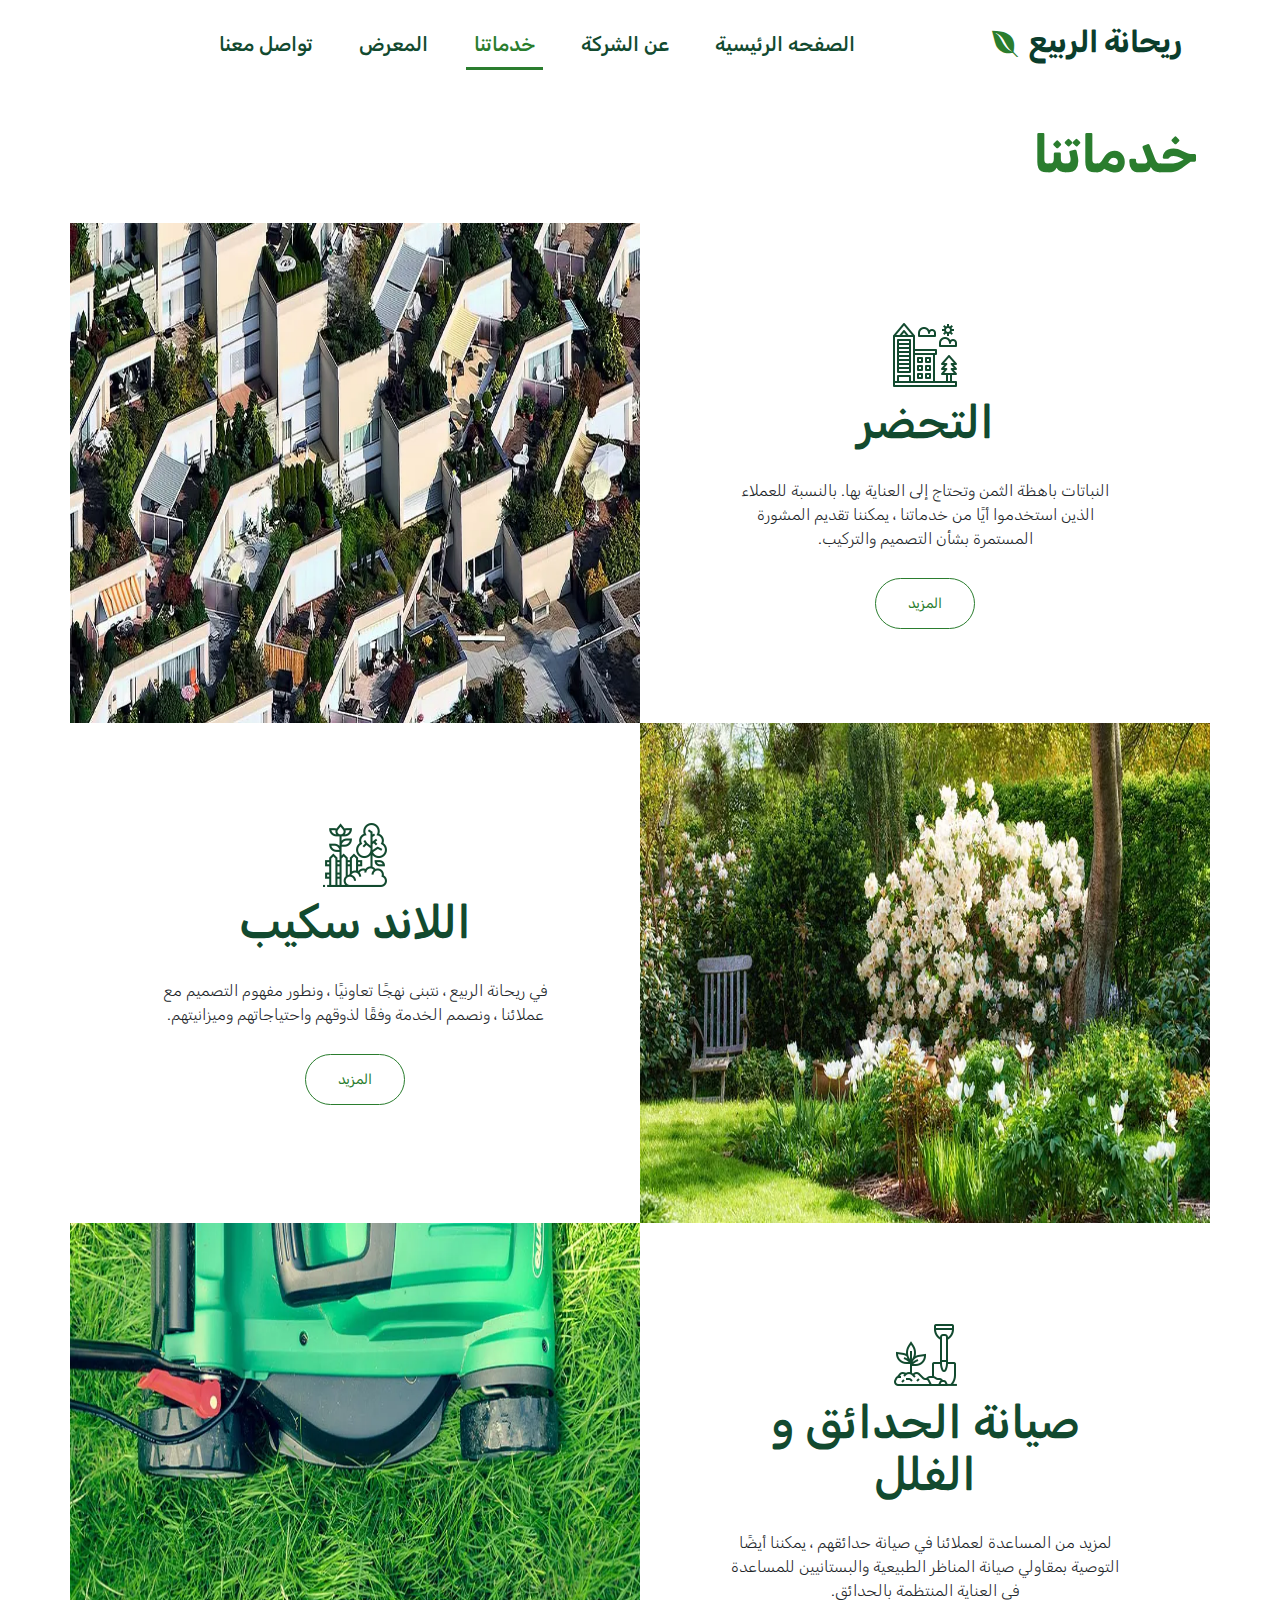
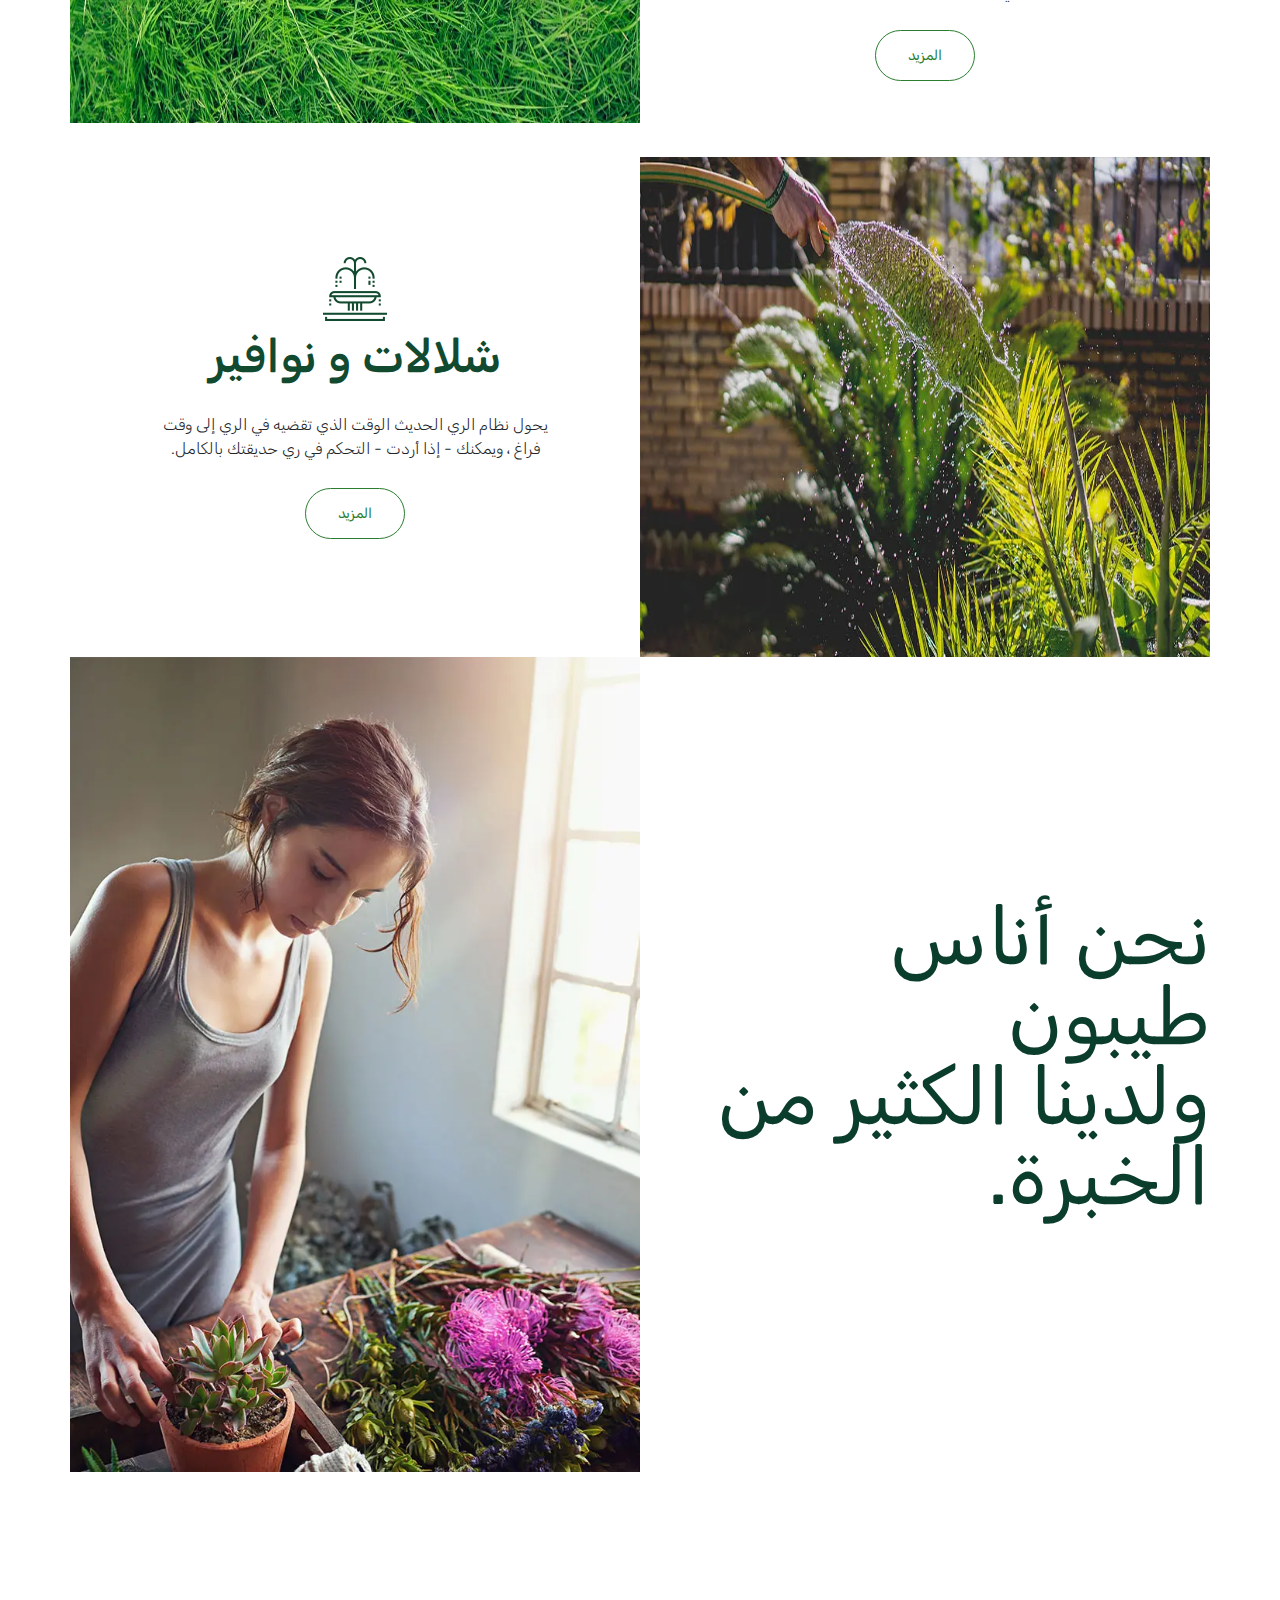
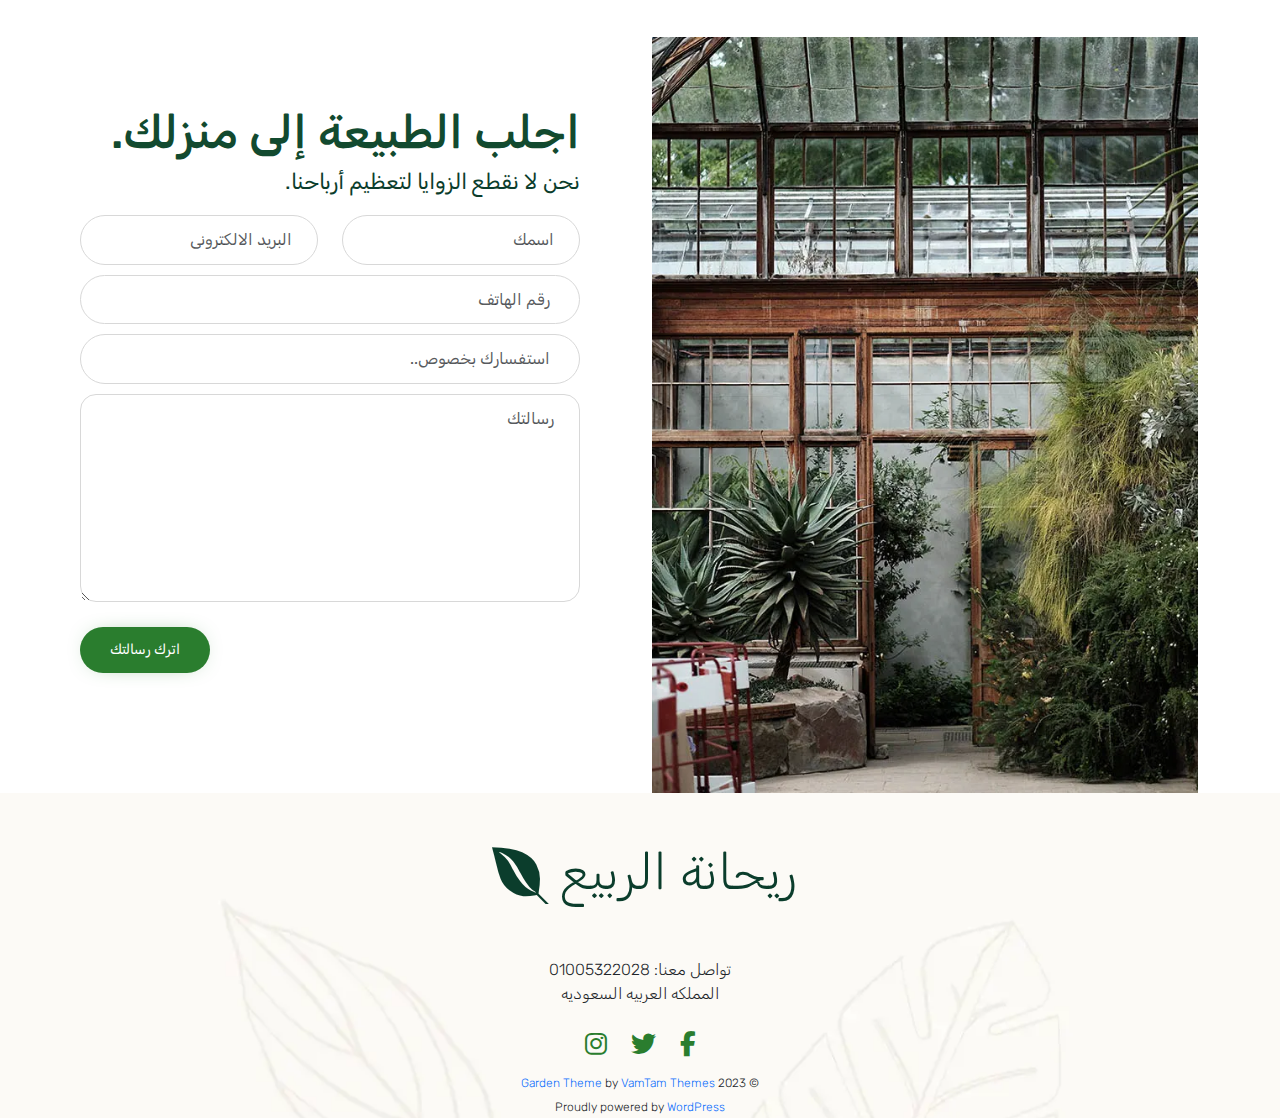
<file: services.html>
<!DOCTYPE html>
<html lang="ar" dir="rtl">
  <head>
    <meta charset="UTF-8" />
    <meta http-equiv="X-UA-Compatible" content="IE=edge" />
    <meta name="viewport" content="width=device-width, initial-scale=1.0" />
    <title>ريحانة الربيع</title>
    <link
      href="https://fonts.googleapis.com/css2?family=Rubik:ital,wght@0,300;0,400;0,500;0,600;0,700;0,800;0,900;1,300;1,400;1,500;1,600;1,700;1,800;1,900&display=swap"
      rel="stylesheet"
    />
    <link rel="stylesheet" href="css/main.css" />
  </head>
  <body>
    <!-- start header Part -->
    <header class="aboutHeader">
      <nav lang="ar" class="navbar navbar-expand-lg">
        <div class="container d-flex align-items-center mx-auto">
          <a lang="ar" class="navbar-brand" href="index.html"
            >ريحانة الربيع <i class="fa-brands fa-envira"></i
          ></a>
          <button
            class="navbar-toggler"
            type="button"
            data-bs-toggle="collapse"
            data-bs-target="#navbarNav"
            aria-controls="navbarNav"
            aria-expanded="false"
            aria-label="Toggle navigation"
          >
            <span class="navbar-toggler-icon"></span>
          </button>
          <div class="collapse navbar-collapse" id="navbarNav">
            <ul class="navbar-nav mx-auto">
              <li class="nav-item">
                <a
                  lang="ar"
                  class="nav-link"
                  aria-current="page"
                  data-target="home"
                  href="index.html"
                  >الصفحه الرئيسية</a
                >
              </li>
              <li class="nav-item">
                <a
                  lang="ar"
                  class="nav-link"
                  data-target="About"
                  href="aboutUs.html"
                  target="_blank"
                  >عن الشركة</a
                >
              </li>
              <li class="nav-item">
                <a
                  lang="ar"
                  class="nav-link active"
                  data-target="Services"
                  href="services.html"
                  >خدماتنا</a
                >
              </li>
              <li class="nav-item">
                <a lang="ar" class="nav-link" data-target="Services" href="gallery.html"
                  >المعرض</a
                >
              </li>
              <li class="nav-item">
                <a lang="ar" class="nav-link" data-target="Contact"
                  >تواصل معنا</a
                >
              </li>
            </ul>
          </div>
        </div>
      </nav>
    </header>
    <!-- end header Part -->
    <!-- start main part -->
    <main>
      <!-- start servSec Sec -->
      <section class="servSec">
        <div class="container">
          <div class="row servHeadding">
            <div class="col-lg-12">
              <div class="servTit">
                <h1>خدماتنا</h1>
              </div>
            </div>
          </div>
          <div class="row servBody">
            <div class="col-lg-12">
              <div class="row activeServ m-0">
                <div class="col-lg-12 p-0 m-0">
                  <div class="row">
                    <div class="col-lg-6 p-0">
                      <div class="textBox">
                        <div class="textContent">
                          <img
                            class="srvIcon"
                            src="img/about-imgs/aboutIcons/city.png"
                            loading="lazy"
                            alt="green-city-icon"
                          />
                          <h2>
                            <a href=""> التحضر </a>
                          </h2>
                          <p>
                            النباتات باهظة الثمن وتحتاج إلى العناية بها. بالنسبة
                            للعملاء الذين استخدموا أيًا من خدماتنا ، يمكننا
                            تقديم المشورة المستمرة بشأن التصميم والتركيب.
                          </p>
                          <div class="servBtn">
                            <a href="">المزيد</a>
                          </div>
                        </div>
                      </div>
                    </div>
                    <div class="col-lg-6 p-0">
                      <img
                        class="srvImg w-100"
                        src="img/services/service-2.webp"
                        loading="lazy"
                        alt="green-city-icon"
                      />
                    </div>
                  </div>
                </div>
                <div class="col-lg-12 p-0 m-0">
                  <div class="row">
                    <div class="col-lg-6 p-0">
                      <img
                        class="srvImg w-100"
                        src="img/services/service-1.webp"
                        loading="lazy"
                        alt="green-city-icon"
                      />
                    </div>
                    <div class="col-lg-6 p-0">
                      <div class="textBox">
                        <div class="textContent">
                          <img
                            class="srvIcon"
                            src="img/about-imgs/aboutIcons/park.png"
                            loading="lazy"
                            alt="green-city-icon"
                          />
                          <h2>
                            <a href=""> اللاند سكيب </a>
                          </h2>
                          <p>
                            في ريحانة الربيع ، نتبنى نهجًا تعاونيًا ، ونطور
                            مفهوم التصميم مع عملائنا ، ونصمم الخدمة وفقًا لذوقهم
                            واحتياجاتهم وميزانيتهم.
                          </p>
                          <div class="servBtn">
                            <a href="">المزيد</a>
                          </div>
                        </div>
                      </div>
                    </div>
                  </div>
                </div>
                <div class="col-lg-12 p-0 m-0">
                  <div class="row">
                    <div class="col-lg-6 p-0">
                      <div class="textBox">
                        <div class="textContent">
                          <img
                            class="srvIcon"
                            src="img/about-imgs/aboutIcons/shovels.png"
                            loading="lazy"
                            alt="green-city-icon"
                          />
                          <h2>
                            <a href=""> صيانة الحدائق و الفلل </a>
                          </h2>
                          <p>
                            لمزيد من المساعدة لعملائنا في صيانة حدائقهم ، يمكننا
                            أيضًا التوصية بمقاولي صيانة المناظر الطبيعية
                            والبستانيين للمساعدة في العناية المنتظمة بالحدائق.
                          </p>
                          <div class="servBtn">
                            <a href="">المزيد</a>
                          </div>
                        </div>
                      </div>
                    </div>
                    <div class="col-lg-6 p-0">
                      <img
                        class="srvImg w-100"
                        src="img/services/service-3.webp"
                        loading="lazy"
                        alt="green-city-icon"
                      />
                    </div>
                  </div>
                </div>
                <div class="col-lg-12 p-0 m-0">
                  <div class="row">
                    <div class="col-lg-6 p-0">
                      <img
                        class="srvImg w-100"
                        src="img/services/service-5-1.webp"
                        loading="lazy"
                        alt="green-city-icon"
                      />
                    </div>
                    <div class="col-lg-6 p-0">
                      <div class="textBox">
                        <div class="textContent">
                          <img
                            class="srvIcon"
                            src="img/about-imgs/aboutIcons/fountain.png"
                            loading="lazy"
                            alt="green-city-icon"
                          />
                          <h2>
                            <a href=""> شلالات و نوافير </a>
                          </h2>
                          <p>
                            يحول نظام الري الحديث الوقت الذي تقضيه في الري إلى
                            وقت فراغ ، ويمكنك - إذا أردت - التحكم في ري حديقتك
                            بالكامل.
                          </p>
                          <div class="servBtn">
                            <a href="">المزيد</a>
                          </div>
                        </div>
                      </div>
                    </div>
                  </div>
                </div>
              </div>

              <div class="row disActiveServ m-0">
                <div class="col-lg-12 p-0 m-0">
                  <div class="row">
                    <div class="col-lg-6 p-0">
                      <img
                        class="srvImg w-100"
                        src="img/services/service-2.webp"
                        loading="lazy"
                        alt="green-city-icon"
                      />
                    </div>
                    <div class="col-lg-6 p-0">
                      <div class="textBox">
                        <div class="textContent">
                          <img
                            class="srvIcon"
                            src="img/about-imgs/aboutIcons/city.png"
                            loading="lazy"
                            alt="green-city-icon"
                          />
                          <h2>
                            <a href=""> التحضر </a>
                          </h2>
                          <p>
                            النباتات باهظة الثمن وتحتاج إلى العناية بها. بالنسبة
                            للعملاء الذين استخدموا أيًا من خدماتنا ، يمكننا
                            تقديم المشورة المستمرة بشأن التصميم والتركيب.
                          </p>
                          <div class="servBtn">
                            <a href="">المزيد</a>
                          </div>
                        </div>
                      </div>
                    </div>
                  
                  </div>
                </div>
                <div class="col-lg-12 p-0 m-0">
                  <div class="row">
                    <div class="col-lg-6 p-0">
                      <img
                        class="srvImg w-100"
                        src="img/services/service-1.webp"
                        loading="lazy"
                        alt="green-city-icon"
                      />
                    </div>
                    <div class="col-lg-6 p-0">
                      <div class="textBox">
                        <div class="textContent">
                          <img
                            class="srvIcon"
                            src="img/about-imgs/aboutIcons/park.png"
                            loading="lazy"
                            alt="green-city-icon"
                          />
                          <h2>
                            <a href=""> اللاند سكيب </a>
                          </h2>
                          <p>
                            في ريحانة الربيع ، نتبنى نهجًا تعاونيًا ، ونطور
                            مفهوم التصميم مع عملائنا ، ونصمم الخدمة وفقًا لذوقهم
                            واحتياجاتهم وميزانيتهم.
                          </p>
                          <div class="servBtn">
                            <a href="">المزيد</a>
                          </div>
                        </div>
                      </div>
                    </div>
                  </div>
                </div>
                <div class="col-lg-12 p-0 m-0">
                  <div class="row">
                    <div class="col-lg-6 p-0">
                      <div class="textBox">
                        <div class="textContent">
                          <img
                            class="srvIcon"
                            src="img/about-imgs/aboutIcons/shovels.png"
                            loading="lazy"
                            alt="green-city-icon"
                          />
                          <h2>
                            <a href=""> صيانة الحدائق و الفلل </a>
                          </h2>
                          <p>
                            لمزيد من المساعدة لعملائنا في صيانة حدائقهم ، يمكننا
                            أيضًا التوصية بمقاولي صيانة المناظر الطبيعية
                            والبستانيين للمساعدة في العناية المنتظمة بالحدائق.
                          </p>
                          <div class="servBtn">
                            <a href="">المزيد</a>
                          </div>
                        </div>
                      </div>
                    </div>
                    <div class="col-lg-6 p-0">
                      <img
                        class="srvImg w-100"
                        src="img/services/service-3.webp"
                        loading="lazy"
                        alt="green-city-icon"
                      />
                    </div>
                  </div>
                </div>
                <div class="col-lg-12 p-0 m-0">
                  <div class="row">
                    <div class="col-lg-6 p-0">
                      <img
                        class="srvImg w-100"
                        src="img/services/service-5-1.webp"
                        loading="lazy"
                        alt="green-city-icon"
                      />
                    </div>
                    <div class="col-lg-6 p-0">
                      <div class="textBox">
                        <div class="textContent">
                          <img
                            class="srvIcon"
                            src="img/about-imgs/aboutIcons/fountain.png"
                            loading="lazy"
                            alt="green-city-icon"
                          />
                          <h2>
                            <a href=""> شلالات و نوافير </a>
                          </h2>
                          <p>
                            يحول نظام الري الحديث الوقت الذي تقضيه في الري إلى
                            وقت فراغ ، ويمكنك - إذا أردت - التحكم في ري حديقتك
                            بالكامل.
                          </p>
                          <div class="servBtn">
                            <a href="">المزيد</a>
                          </div>
                        </div>
                      </div>
                    </div>
                  </div>
                </div>
              </div>
            </div>
          </div>
        </div>
      </section>
      <!-- end servSec Sec -->
      <!-- start NicePepoleSec Sec -->
      <section class="NicePepoleSec">
        <div class="container">
          <div class="row">
            <div
              class="col-lg-6 d-flex justify-content-center align-items-center p-0"
            >
              <h4>
                نحن أناس طيبون
                <br />
                ولدينا الكثير من الخبرة.
              </h4>
            </div>
            <div class="col-lg-6 p-0">
              <img
                src="img/services/pic2.webp"
                class="w-100"
                loading="lazy"
                alt="nice-pepole-img"
              />
            </div>
          </div>
        </div>
      </section>
      <!-- end NicePepoleSec Sec -->
      <!-- start contactUsSec Sec -->
      <section class="contactUsSec p-top">
        <div class="container">
          <div class="row">
            <div class="col-lg-6 col-md-6 col-sm-12">
              <div class="contactImg">
                <img
                  src="img/about-imgs/aboutContactUs/Pic1.webp"
                  class="w-100"
                  alt="contact-image"
                />
              </div>
            </div>
            <div class="col-lg-6 col-md-6 col-sm-12 contactForm">
              <div class="row">
                <div class="col-lg-12">
                  <div class="contactText">
                    <h2>اجلب الطبيعة إلى منزلك.</h2>
                    <h4>نحن لا نقطع الزوايا لتعظيم أرباحنا.</h4>
                  </div>
                </div>
              </div>
              <script
                src="https://www.google.com/recaptcha/api.js"
                async
                defer
              ></script>
              <form action="https://formbold.com/s/9EPEv" method="post">
                <div class="row">
                  <div class="form-group col-md-6">
                    <input
                      type="text"
                      name="name"
                      class="form-control"
                      id="name"
                      required=""
                      placeholder="اسمك"
                    />
                  </div>
                  <div class="form-group col-md-6">
                    <input
                      type="email"
                      class="form-control"
                      name="email"
                      id="email"
                      required=""
                      placeholder="البريد الالكتروني"
                    />
                  </div>
                </div>
                <div class="form-group">
                  <input
                    type="number"
                    class="form-control"
                    name="number"
                    id="subject"
                    required=""
                    placeholder=" رقم الهاتف"
                  />
                </div>
                <div class="form-group">
                  <input
                    type="text"
                    class="form-control"
                    name="subject"
                    id="subject"
                    required=""
                    placeholder=" استفسارك بخصوص.."
                  />
                </div>
                <div class="form-group">
                  <textarea
                    class="form-control"
                    name="message"
                    rows="10"
                    required=""
                    placeholder="رسالتك"
                  ></textarea>
                </div>
                <div
                  class="g-recaptcha"
                  data-sitekey="your recaptcha site key"
                ></div>
                <div class="contactBtn">
                  <button type="submit">اترك رسالتك</button>
                </div>
              </form>
            </div>
          </div>
        </div>
      </section>
      <!-- end contactUsSec Sec -->
    </main>
    <!-- end main part -->
    <!-- start footer Part -->
    <footer class="footerSec">
      <div class="container">
        <div class="footertit text-center">
          <h3>ريحانة الربيع <i class="fa-brands fa-envira"></i></h3>
        </div>
        <div class="footerInfo text-center">
          <p>
            <a href="tel: 0100532208"> تواصل معنا: 01005322028</a>
            <br />
            المملكه العربيه السعوديه
          </p>
        </div>
        <div class="footerSocial text-center">
          <span>
            <a>
              <i class="fa-brands fa-facebook-f"></i>
            </a>
          </span>
          <span>
            <a href="">
              <i class="fa-brands fa-twitter"></i>
            </a>
          </span>
          <span>
            <a href="">
              <i class="fa-brands fa-instagram"></i>
            </a>
          </span>
        </div>
        <div class="footerPowered">
          <p style="text-align: center">
            <span style="font-size: 12px"
              >© 2023
              <a style="font-size: 12px" href="">Garden Theme</a>
              by
              <a style="font-size: 12px" href="" target="_blank" rel="noopener"
                >VamTam Themes</a
              ><br />
              Proudly powered by
              <a style="font-size: 12px" href="" target="_blank" rel="noopener"
                >WordPress</a
              ></span
            >
          </p>
        </div>
      </div>
    </footer>
    <!-- end footer Part -->
    <script src="js/index.js"></script>
    <script src="js/popper.min.js"></script>
    <script src="js/bootstrap.min.js"></script>
  </body>
</html>
</file>
<file: css/main.css>
@import url("https://cdnjs.cloudflare.com/ajax/libs/font-awesome/6.3.0/css/all.min.css");
@import url("../css/bootstrap.min.css");
/* start global rules*/
:root {
  --green-color: #2a7d2e;
  --second-green-color: #0b3d2c;
  --third-green-color: #124a2f;
  --hover-btn-black: #000000;
  --white-text-color: rgb(255, 255, 255);
  --black-text-color: rgb(30, 30, 30);
  --gray-bg-color: #fbf9f6;
  --dark-gray-text-color: #2f2f2f;
  --font-fam-one: "Rubik", sans-serif;
}
* {
  margin: 0;
  padding: 0;
  box-sizing: border-box;
}

body {
  font-size: 1rem;
  font-weight: 400;
  line-height: 1.5;
  color: #212529;
  text-align: left;
  margin: 0;
  background-color: #fff;
  font-family: "Rubik", sans-serif;
}

li {
  list-style: none;
}

ul {
  padding-left: 0;
  padding: 0;
  margin: 0;
  margin-bottom: 1rem;
}

a {
  text-decoration: none;
}

h1,
h2,
h3,
h4,
h5,
h6 {
  font-family: inherit;
  margin: 0px;
  line-height: 1.2;
}
h3 {
  color: var(--second-green-color);
  font-weight: 300;
  font-style: normal;
  font-size: 26px;
  line-height: 1.15;
}
p {
  margin-top: 0;
  margin-bottom: 1rem;
  font-size: 16px;
  font-weight: 300;
  line-height: 1.5;
  font-style: normal;
}
.p-top {
  padding-top: 100px;
}
.p-bottom {
  padding-bottom: 100px;
}
/* .border-right{
  border-style: solid;
  border-width: 0;
  background-clip: border-box;
  border-color: #ededed;
  border-inline-end-width: 1px;
  height: 230px;
 } */
/* end global rules*/
/*start header*/
header {
  position: absolute;
  z-index: 10;
  width: 100%;
  height: 80px;
  transition: all 0.3s ease-in-out 0s;
  background-color: transparent !important;
  font-family: "Rubik", sans-serif;
}
header .navbar {
  padding: 30px 0px;
}
header .navbar-brand {
  color: var(--white-text-color);
  text-transform: uppercase;
  font-size: 30px;
  font-weight: 700;
  transition: all 0.3s ease 0s;
}
header .navbar-brand:hover {
  color: var(--white-text-color);
}
header .navbar-collapse {
  justify-content: flex-end;
}
header .navbar-nav {
  margin-left: auto !important;
}
header .nav-item {
  display: flex;
  margin: 0px 15px;
}
header .nav-link {
  text-transform: capitalize;
  font-size: 20px;
  font-weight: 500;
  letter-spacing: 0.5px;
  transition: all 0.5s ease 0s;
  margin-top: 5px;
  color: var(--white-text-color);
}
header .nav-link.active {
  color: var(--white-text-color) !important;
  border-bottom: 3px solid var(--green-color);
}
header .nav-link:hover {
  color: var(--green-color) !important;
  border-bottom: 3px solid var(--green-color);
}
/*end header*/
/* strat banner  */
.bannerSec {
  position: relative;
  display: block;
  overflow: hidden;
  margin: 0px;
  padding: 0px;
  /* height: 100vh; */
}
.bannerSec .overlay {
  position: absolute;
  width: 100%;
  height: 100%;
  top: 0;
  left: 0;
  background-color: rgba(0, 0, 0, 0.5);
}
.bannerSec .carousel-item .itemContent img {
  height: 90vh;
}
.carousel-dark .carousel-control-next-icon,
.carousel-dark .carousel-control-prev-icon {
  filter: none !important;
}
.bannerSec .carousel-inner .carousel-caption {
  padding-top: 1.25rem;
  padding-bottom: 1.25rem;
  color: var(--white-text-color);
  text-align: center;
  position: absolute;
  top: 50%;
  left: 50%;
  transform: translate(-50%, -50%);
}
.bannerSec .carousel-inner .carousel-caption .textContent {
  width: 100%;
  padding: 50px 0;
}
.bannerSec .carousel-inner .carousel-caption .textContent h6 {
  margin-bottom: 15px;
  font-size: 22px;
  text-transform: uppercase;
  font-weight: 700;
  letter-spacing: 1px;
  color: var(--green-color);
}
.bannerSec .carousel-inner .carousel-caption .textContent h4 {
  margin-bottom: 30px;
  text-transform: uppercase;
  font-size: 44px;
  font-weight: 700;
  letter-spacing: 2.5px;
  color: var(--white-text-color);
  overflow: hidden;
}
.bannerSec .carousel-inner .carousel-caption .textContent p {
  max-width: 570px;
  color: var(--white-text-color);
  font-size: 15px;
  font-weight: 400;
  line-height: 30px;
  margin-bottom: 40px;
}
/* end banner  */
/* start main Part */
/* start bannerBoxSec Sec */
/* .bannerBoxSec{
   position: relative;
   z-index: 12;
  } */
.bannerBoxSec .boxContent {
  box-shadow: 0 5px 30px 0 rgb(0 0 0 / 5%);
  padding: 40px;
  text-align: center;
}

.bannerBoxSec .boxContent .boxIcon {
  margin: 10px;
}
.bannerBoxSec .boxContent .boxTit h3 {
  font-size: 26px;
  line-height: 1.15;
  font-weight: 300;
  /* margin-bottom: 1rem; */
}
.bannerBoxSec .boxContent .boxTit h3 a {
  color: var(--second-green-color);
}
.bannerBoxSec .boxContent .boxDesc p {
  margin-bottom: 1rem;
  color: var(--dark-gray-text-color);
}
/* end bannerBoxSec Sec */
/* start breifSec Sec */
.breifSec {
  background-image: url("../img/bgSecImg/Leaf-testimonials-1.svg");
  background-size: cover;
  background-repeat: no-repeat;
  background-position: center center;
  padding-bottom: 50px;
}
.breifSec .breifContent {
  text-align: center;
}
.breifSec .breifContent .breifTitle {
  margin-bottom: 8px;
}
.breifSec .breifContent .breifTitle h4 {
  font-weight: 200;
  font-size: 70px;
  line-height: 1.06;
  font-style: normal;
  color: var(--green-color);
}
.breifSec .breifContent .breifDesc {
  padding: 0 40px;
}
.breifSec .breifContent .breifDesc p {
  text-align: center;
  letter-spacing: normal;
  color: var(--dark-gray-text-color);
}
.breifSec .breifNumbers .boxTitle {
  color: var(--green-color);
  font-size: 80px;
  line-height: 1.2em;
}
.breifSec .breifNumbers .boxTitle span {
  font-weight: 500;
}
.breifSec .breifNumbers .boxTitle span a img {
  width: 200px;
  height: 60px;
}
.breifSec .breifNumbers .boxSubTitle {
  color: var(--green-color);
  font-size: 34px;
  line-height: 1em;
  margin-top: 10px;
}
/* end breifSec Sec */
/* start workSec Sec  */
.workSec {
  background-color: var(--gray-bg-color);
  padding-bottom: 50px;
}
.secTitle {
  color: var(--third-green-color);
  font-weight: 500;
  font-style: normal;
  line-height: 1.13;
  font-size: 46px;
  margin-bottom: 50px;
}

/*-------*/

.filter {
  text-align: center;
  margin-bottom: 20px;
}

.filter .btn {
  display: inline-block;
  margin: 0 10px;
  padding: 10px 20px;
  background-color: #ddd;
  font-family: "Rubik", sans-serif;
  color: var(--second-green-color);
  border: none;
  cursor: pointer;
  border-radius: 20px;
  transition: background-color 0.3s ease;
}

.filter .btn.active {
  background-color: var(--third-green-color);
  color: #fff;
}
.item {
  margin-bottom: 20px;
  overflow: hidden;
  position: relative;
  display: inline-block;
}
.item .overlay {
  position: absolute;
  top: 0;
  left: 0;
  width: 100%;
  height: 100%;
  opacity: 0;
  background-color: rgba(255, 255, 255, 0.842);
  color: #fff;
  text-align: center;
  padding: 20px;
  transition: opacity 0.3s ease;
}
.item .overlay h2 {
  color: var(--green-color);
  transition: opacity 0.4s, transform 0.4s, color 0.4s;
  transform: translate(0, 20px) scale(1.2);
  padding: 0 5%;
  opacity: 0;
}
.item .overlay p {
  color: var(--dark-gray-text-color);
  transition: opacity 0.5s, transform 0.5s;
  transform: translate(0, 40px) scale(1.2);
  padding: 0 3em;
  opacity: 0;
}
.item img {
  height: auto;
  transition: transform 0.3s ease;
}
.item:hover img {
  transform: scale(1.1);
}
.item:hover .overlay {
  opacity: 1;
}
.item:hover h2 {
  opacity: 1;
}
.item:hover p {
  opacity: 1;
}
.hide {
  display: none;
}
.hidden {
  display: none;
}
.workSec .load-more .btn {
  background-color: var(--green-color);
  color: #fff;
  border-radius: 100px;
  border: none;
  padding: 16px 30px;
  box-shadow: 0 0 25px -14px var(--green-color);
  font: 400 14px/1em "Rubik", sans-serif;
  transition: color 0.3s ease-out, border 0.3s ease-out,
    background-color 0.3s ease-out, box-shadow 0.3s ease-out !important;
}
.workSec .load-more .btn:hover {
  background-color: var(--third-green-color);
  color: #fff;
  box-shadow: 0 0 25px -14px var(--third-green-color);
}
/* end workSec Sec  */
/* start aboutUs Sec */
.aboutUs .aboutRight {
  background-image: url("../img/bgSecImg/Untitled.png");
  background-size: cover;
  background-repeat: no-repeat;
  background-position: center right;
  padding: 120px 0;
}
.aboutUs .disActiveSec{
  display: none !important;
}
.aboutUs .aboutRight .aboutText {
  text-align: right;
  margin-right: 48px;
}
.aboutUs .aboutLeft {
  padding-right: 150px;
  text-align: right;
}
.aboutUs .aboutLeft .leftGreenInfo {
  background-color: var(--green-color);
  color: #fff;
  padding: 100px 50px;
}
.aboutUs .aboutLeft .leftGreenInfo .infoText h3 {
  margin: 20px 0;
}
.aboutUs .aboutLeft .leftGreenInfo .infoText .infoBtn {
  margin: 20px 0;
}
.aboutUs .aboutLeft .leftGreenInfo .infoBtn .btn {
  background-color: transparent;
  border-radius: 100px;
  font-size: 14px;
  line-height: 16px;
  padding: 16px 32px;
  cursor: pointer;
  font: 400 14px/1em;
  color: #fff;
  border-color: #fff;
  transition: color 0.3s ease-out, border 0.3s ease-out,
    background-color 0.3s ease-out;
}
.aboutUs .aboutLeft .leftGreenInfo .infoBtn .btn:hover {
  background-color: var(--third-green-color);
  border-color: var(--third-green-color);
  color: #fff;
}
.aboutUs .aboutLeft .leftWhiteInfo {
  background-color: #fff;
  padding: 100px 50px;
}
.aboutUs .aboutLeft .leftWhiteInfo .infoText h3 {
  color: var(--second-green-color);
  font-weight: 300;
  font-style: normal;
  font-size: 26px;
  line-height: 1.15;
}
.aboutUs .moveTop {
  margin-top: -50px;
}
.aboutUs .aboutLeft .leftWhiteTwoInfo {
  padding: 100px 50px;
}
.aboutUs .aboutLeft .leftWhiteTwoInfo h3 {
  margin: 20px 0;
}
/* end aboutUs Sec */
/* start makingSec Sec */
.makingSec {
  background-image: url("../img/makingSec/pic1.webp");
  background-size: cover;
  background-repeat: no-repeat;
  background-position: center top;
  background-attachment: fixed;
  height: 50vh;
}
.makingSec .makingItem {
  padding-top: 50px;
  margin: auto;
}
.makingSec .makingItem .makingTit h5 {
  font-size: 70px;
  line-height: 1.1;
  /* font-weight: 500; */
  font-style: normal;
  color: #fff;
  margin-bottom: 70px;
}
.makingSec .makingItem .makingLink a {
  font-size: 14px;
  line-height: 16px;
  padding: 16px 32px;
  background-color: #fff;
  color: #000000;
  box-shadow: 0 0 25px -14px #fff;
  border-radius: 100px;
  border: none;
}
.makingSec .makingItem .makingLink a i {
  font-size: 1.3em;
  margin-left: 8px;
  margin-right: 0;
  vertical-align: middle;
}
.makingSec .makingItem .makingLink a:hover {
  background: var(--green-color);
  color: #fff;
  box-shadow: 0 0 25px -14px var(--green-color);
}
/* end makingSec Sec */
/* start footer Part */
.footerSec {
  background-image: url("../img/footer/footer\ \(1\).jpg");
  background-size: cover;
  background-repeat: no-repeat;
  background-position: center center;
}
.footerSec .footertit h3 {
  font-size: 50px;
  padding: 50px 0;
}
.footerSec .footertit h3 i {
  font-size: 1.3em;
  margin-left: 8px;
  margin-right: 0;
  vertical-align: middle;
}
.footerSec .footerInfo p a {
  color: inherit;
  text-decoration: none;
  font-size: inherit;
  font-weight: inherit;
  transition: color 0.3s ease-in-out;
  border-bottom: solid 2px transparent;
}
.footerSec .footerInfo p a:hover {
  color: var(--second-green-color);
  border-color: var(--second-green-color);
}
.footerSec .footerSocial span {
  margin: 10px;
  display: inline-block;
}
.footerSec .footerSocial span a {
  transition: color 0.3s ease-in-out;
  color: var(--green-color);
  cursor: pointer;
}
.footerSec .footerSocial span a i {
  font-size: 25px;
  color: var(--green-color);
  border-radius: 30em;
  transition: color 0.3s ease;
}
.footerSec .footerSocial span a i:hover {
  color: var(--third-green-color);
}
.footerSec .footerPowered p {
  margin-bottom: 0 !important;
}
/* end footer Part */
/*------------------start about us page--------*/
/* start aboutHeader Sec */
header.aboutHeader {
  position: relative;
  width: 100%;
  height: auto;
  transition: all 0.3s ease-in-out 0s;
  background-color: #fff;
  font-family: "Rubik", sans-serif;
}
header.aboutHeader .navbar {
  padding: 15px 0px;
}
header.aboutHeader .navbar-brand {
  color: var(--second-green-color);
}
header.aboutHeader .navbar-brand i {
  font-size: 30px;
  color: var(--green-color);
  border-radius: 30em;
  margin-right: 5px;
  vertical-align: middle;
}
header.aboutHeader .nav-link {
  color: var(--third-green-color);
}
header.aboutHeader .navbar-nav .nav-link.active {
  color: var(--green-color) !important;
}
/* end aboutHeader Sec */
/* start aboutBanner Sec */
.aboutBanner {
  background-image: url("../img/about-imgs/Pic1.jpg");
  background-size: cover;
  background-repeat: no-repeat;
  background-position: center top;
  height: 50vh;
  position: relative;
}
.aboutBanner .overlay {
  position: absolute;
  width: 100%;
  height: 100%;
  top: 0;
  left: 0;
  background-color: rgba(0, 0, 0, 0.349);
}
.aboutBanner .textContent {
  position: absolute;
  color: #fff;
  top: 50%;
  left: 50%;
  transform: translate(-50%, -50%);
}
.aboutBanner .textContent h4 {
  text-transform: uppercase;
  padding-top: 50px;
  font-size: 44px;
  font-weight: 700;
  letter-spacing: 2.5px;
  color: var(--white-text-color);
}
/* end aboutBanner Sec */
/* start textOfferSec Sec */
.textOfferSec .textTit {
  text-align: right;
  color: var(--third-green-color);
  font-weight: 500;
  font-style: normal;
  font-size: 46px;
  line-height: 1.13;
  width: 80%;
}
.textOfferSec .textInfo {
  color: var(--second-green-color);
  text-align: right;
  font-weight: normal;
  font-style: normal;
  font-size: 22px;
  line-height: 1.18;
  width: 80%;
}
/* end textOfferSec Sec */
/* start aboutGallerySec Sec */
.aboutGallerySec .itemBox {
  margin-bottom: 20px;
  overflow: hidden;
  position: relative;
  display: inline-block;
  cursor: pointer;
}
.aboutGallerySec .itemBox img {
  height: auto;
  transition: transform 0.3s ease;
}
.aboutGallerySec .itemBox:hover img {
  transform: scale(1.1);
}
.aboutGallerySec .itemBox .overlay {
  position: absolute;
  top: 0;
  left: 0;
  width: 100%;
  height: 100%;
  opacity: 0;
  background-color: rgba(24, 23, 23, 0.842);
  color: #fff;
  text-align: center;
  padding: 20px;
  transition: opacity 0.3s ease;
}
.aboutGallerySec .itemBox:hover .overlay {
  opacity: 1;
}
.aboutGallerySec .itemBox .overlay .overlayText h2 {
  transition: opacity 0.4s, transform 0.4s;
  padding: 0 5%;
  opacity: 0;
  transform: translate(0, 0);
  margin-bottom: 0.2em;
  font-size: 26px;
  line-height: 26px;
  font-weight: 500;
  cursor: pointer;
}
.aboutGallerySec .itemBox:hover .overlay .overlayText h2 {
  opacity: 1;
  transform: translate(0, -30px);
}
.aboutGallerySec .itemBox .overlay .overlayText h2:hover {
  opacity: 0.8;
}
/* end aboutGallerySec Sec */
/* start aboutNumbersSec Sec */
.aboutNumbersSec .numbersItem {
  text-align: center;
}
.aboutNumbersSec .numbersItem .numTit {
  color: var(--green-color);
  line-height: 1.2em;
  font-size: 42px;
  font-weight: 500;
  text-align: center;
}
.aboutNumbersSec .numbersItem .numText {
  color: var(--third-green-color);
  font-size: 34px;
  line-height: 1em;
  margin: 10px 0;
  text-align: center;
}
.aboutNumbersSec .numbersItem .numInfo {
  color: var(--dark-gray-text-color);
  margin-top: 10px;
  text-align: center;
  opacity: 0.8;
}
/* end aboutNumbersSec Sec */
/* start aboutCardsSec Sec */
.aboutCardsSec {
  background-color: #fcfaf7;
  margin-top: 60px;
}
.aboutCardsSec .card .card-body a {
  color: var(--second-green-color);
  margin-right: 10px !important;
  margin-bottom: 10px !important;
  margin-left: 10px !important;
  font-weight: 300;
  font-size: 26px;
  font-style: normal;
  line-height: 1.15;
  border-bottom: solid 2px transparent;
  transition: all 0.3s;
}
.aboutCardsSec .card .card-body a:hover {
  border-color: var(--second-green-color);
}
.aboutCardsSec .cardDes {
  text-align: right;
}
.aboutCardsSec .cardDes h5 {
  color: var(--second-green-color);
  font-weight: 500;
  font-size: 16px;
  font-style: normal;
  line-height: 1.38;
}
.aboutCardsSec .cardDes a {
  font-size: 14px;
  line-height: 16px;
  padding: 1px 0px;
  border-bottom: 2px solid;
  color: var(--green-color);
  border-color: var(--green-color);
}
.aboutCardsSec .cardDes ul {
  margin: 0 1.5em 0.5em;
}
.aboutCardsSec .cardDes ul li {
  list-style: disc;
  color: var(--dark-gray-text-color);
}
/* end aboutCardsSec Sec */
/* start planSec Sec */
.planSec .planItem.one {
  background-image: url("../img/about-imgs/aboutIcons/one.png");
}
.planSec .planItem.two {
  background-image: url("../img/about-imgs/aboutIcons/two.png");
}
.planSec .planItem.three {
  background-image: url("../img/about-imgs/aboutIcons/three.png");
}
.planSec .planItem {
  background-size: contain;
  background-repeat: no-repeat;
  background-position: center center;
  background-attachment: scroll;
  padding: 80px 0 60px 0;
}
.planSec .planItem .planText {
  width: 80%;
  margin: auto;
  padding: 10px;
}
.planSec .planItem .planText h4 {
  text-align: center;
  color: var(--second-green-color);
  font-weight: normal;
  font-size: 22px;
  font-style: normal;
  line-height: 1.18;
}
.planSec .planItem .planText p {
  margin-bottom: 1em;
  color: var(--dark-gray-text-color);
}
/* end planSec Sec */
/* start aboutUsDesSec Sec */
.aboutUsDesSec {
  background-color: #fcfaf7;
}
.aboutUsDesSec .boxBg {
  background-color: #fff;
}
.aboutUsDesSec .boxText {
  text-align: right;
  padding-top: 120px;
  padding-right: 20px;
  padding-bottom: 140px;
  padding-left: 40px;
  background-image: url("../img/bgSecImg/Untitled.png");
  background-repeat: no-repeat;
  background-position: left top;
  background-attachment: scroll;
  background-size: contain;
}
.aboutUsDesSec .boxText .title {
  margin: 10px;
}
.aboutUsDesSec .boxText .title h2 {
  color: var(--third-green-color);
  font-weight: 500;
  font-size: 46px;
  font-style: normal;
  line-height: 1.13;
}
.aboutUsDesSec .boxText .desc p {
  color: #2f2f2f;
}
/* end aboutUsDesSec Sec */
/* start contactUsSec Sec */
.contactUsSec .contactForm {
  padding: 60px 0;
  padding-right: 50px;
  text-align: right;
}
.contactUsSec .contactForm .contactText h2 {
  margin: 10px;
  color: var(--third-green-color);
  font-weight: 500;
  font-size: 46px;
  font-style: normal;
  line-height: 1.13;
}
.contactUsSec .contactForm .contactText h4 {
  margin: 10px;
  color: var(--second-green-color);
  font-weight: normal;
  font-size: 22px;
  font-style: normal;
  line-height: 1.18;
}
.contactUsSec .contactForm form {
  margin: 10px;
}
.contactUsSec .contactForm form input {
  padding: 15px 25px;
  outline: 0;
  height: auto;
  border: solid 1px #d8d8d8;
  margin: 0;
  color: #000000;
  background: #fff;
  margin-bottom: 10px;
  font-size: 16px;
  line-height: 1.1em;
  border-radius: 30em;
  font-family: var(--font-fam-one);
}
.contactUsSec .contactForm form textarea {
  border-radius: 16px;
  margin-bottom: 5px !important;
  padding: 15px 25px;
  outline: 0;
  border: solid 1px #d8d8d8;
  color: #000000;
  background: #fff;
  font-size: 16px;
  line-height: 1.1em;
}
.contactUsSec .contactForm form .contactBtn {
  text-align: left;
}
.contactUsSec .contactForm form button {
  margin-top: 20px;
  cursor: pointer;
  font: 400 14px/1em var(--font-fam-one);
  border-radius: 100px;
  border: none;
  padding: 16px 30px;
  background-color: var(--green-color);
  color: #fff;
  box-shadow: 0 0 25px -14px var(--green-color);
  transition: color 0.3s ease-out, border 0.3s ease-out,
    background-color 0.3s ease-out, box-shadow 0.3s ease-out !important;
}
.contactUsSec .contactForm form button:hover {
  background: var(--third-green-color);
  color: #fff;
  box-shadow: 0 0 25px -14px var(--third-green-color);
}
/* end contactUsSec Sec */
/*------------------start services page--------*/
/* start servSec Sec */
.servSec .servHeadding {
  padding: 40px 0;
  text-align: right;
}
.servSec .servHeadding h1 {
  color: var(--green-color);
  font-weight: bold;
  font-size: 52px;
  font-style: normal;
  line-height: 1.12;
}
.servSec .servBody {
  text-align: center;
}
.servSec .servBody .disActiveServ{
  display: none;
}
.servSec .servBody .srvImg {
  height: 500px;
}
.servSec .servBody .textBox {
  padding: 90px;
}
.servSec .servBody .textBox .srvIcon {
  margin: 10px 10px 0 10px;
}
.servSec .servBody .textBox h2 {
  margin: 10px 10px 30px 10px;
  font-weight: 500;
  font-size: 46px;
  font-style: normal;
  line-height: 1.13;
}
.servSec .servBody .textBox h2 a {
  color: var(--third-green-color);
}
.servSec .servBody .textBox p {
  margin: 0 0 1em;
}
.servSec .servBody .textBox .servBtn {
  margin-top: 40px;
}
.servSec .servBody .textBox .servBtn a {
  font-size: 14px;
  line-height: 16px;
  padding: 16px 32px;
  background: transparent;
  color: var(--green-color);
  border-color: var(--green-color);
  border-radius: 100px;
  border: 1px solid;
  cursor: pointer;
  transition: color 0.3s ease-out, border 0.3s ease-out,
    background 0.3s ease-out, box-shadow 0.3s ease-out !important;
}
.servSec .servBody .textBox .servBtn a:hover {
  border-color: var(--third-green-color);
  background: var(--third-green-color);
  color: #fff;
}
/* end servSec Sec */
/* start NicePepoleSec Sec */
.NicePepoleSec h4{
  text-align: right;
  padding-top: 240px;
    padding-bottom: 320px;
    padding-left: 50px;
    font-weight: normal;
    font-size: 80px;
    font-style: normal;
    line-height: 1;
    color: var(--second-green-color);
}

/* end NicePepoleSec Sec */
/*------------------start gallery page--------*/
/* start galleryHeaddingSec Sec */
.galleryHeaddingSec .title{
  padding: 40px 0;
  text-align: right;
}
.galleryHeaddingSec .title h1{
  color: var(--green-color);
  font-weight: bold;
  font-size: 52px;
  font-style: normal;
  line-height: 1.12;
}
/* end galleryHeaddingSec Sec */
/* start galleryProductsSec Sec */
.galleryProductsSec{
  padding-bottom: 40px;
}
.galleryProductsSec .imgItem{
  height: 100% !important;
}
.galleryProductsSec img{
  height: 100% !important;
  padding: 10px 0;
 
}
.galleryProductsSec img.widthSet{
  width: 100% !important;
}
/* end galleryProductsSec Sec */



/* end galleryProductsSec Sec */
/* -------------start Responsive---------- */
/*  600 - 768 */
@media screen and (max-width: 768px) {
  
}

@media screen and (max-width: 600px) {
  .bannerSec .carousel-item .itemContent img{
    height: 50vh;
  }
  header .navbar-brand {
    font-size: 18px;
  }
  header .nav-link {
    font-size: 10px;
  }
  .bannerSec .carousel-inner .carousel-caption .textContent h4 {
    font-size: 12px;
    letter-spacing: 0px;
    margin-bottom: 7px;
  }
  .bannerSec .carousel-inner .carousel-caption .textContent p {
    font-size: 6px;
  }
  .aboutUs {
    padding-top: 0 !important;
  }
  .aboutUs .aboutRight{
    padding: 60px 0 !important;
  }
  .aboutUs .aboutRight .aboutText{
    margin-right: 30px !important;
  }
  .aboutUs .aboutRight .aboutText .secTitle{
        font-size: 40px;
    margin-bottom: 20px;
  }
  .aboutUs .aboutLeft{
    padding-right: 0 !important;
  }
  .aboutUs .aboutLeft .leftGreenInfo{
    padding: 80px 50px;
  }
  .aboutUs .moveTop{
    margin-top: 0!important;
  }
  .aboutUs .aboutLeft .leftWhiteInfo{
    padding: 80px 50px;
  }
  .aboutUs .aboutLeft .leftWhiteTwoInfo{
    padding: 50px 50px;
  }
  .aboutUs .activeSec{
    display: none !important;
  }
  .aboutUs .disActiveSec{
    display: flex !important;
  }
  .makingSec {
    padding: 40px 0 !important;
  }
  .makingSec .makingItem .makingTit h5{
    font-size: 38px;
  }
  .navbar-toggler-icon{
    background-color: #fff;
  }
  .aboutBanner .textContent h4{
    font-size: 36px;
    letter-spacing: 0;
  }
  .textOfferSec .textTit{
    width: 100%;
    font-size: 30px;
  }
  .textOfferSec .textInfo{
    width: 100%;
    font-size: 16px;
    margin-top: 10px;
  }
  .aboutUsDesSec{
    padding: 0!important;
  }
  .contactUsSec .contactForm{
    padding-right: 0 !important;
  }
  .servSec .servBody .activeServ{
    display: none;
  }
  .servSec .servBody .activeServ{
    display: flex;
  }
}
/* 0--- 280  Xsmall*/
@media screen and (max-width: 320px) {
  header .navbar-brand {
    font-size: 18px;
  }
  header .nav-link {
    font-size: 10px;
  }
  .bannerSec .carousel-inner .carousel-caption .textContent h4 {
    font-size: 12px;
    letter-spacing: 0px;
    margin-bottom: 7px;
  }
  .bannerSec .carousel-inner .carousel-caption .textContent p {
    font-size: 6px;
  }
}
/* -------------end Responsive---------- */
</file>
